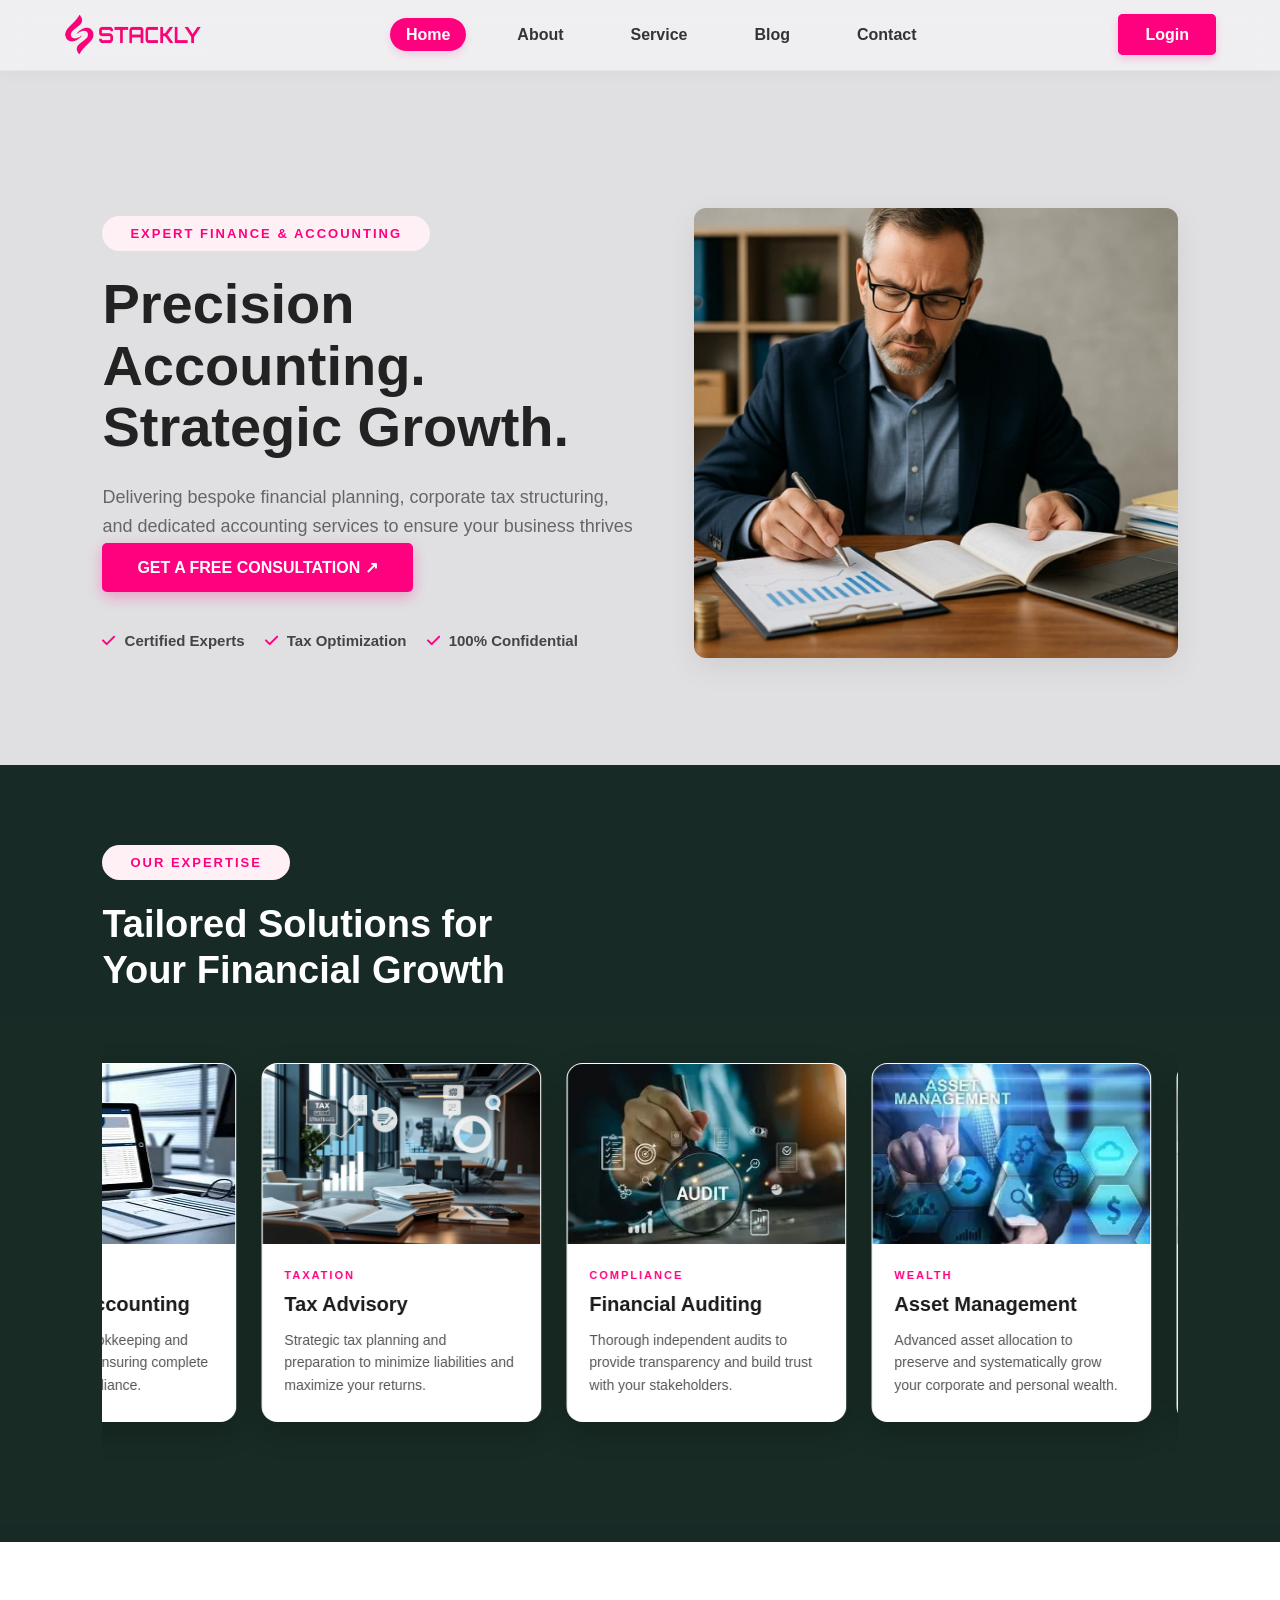
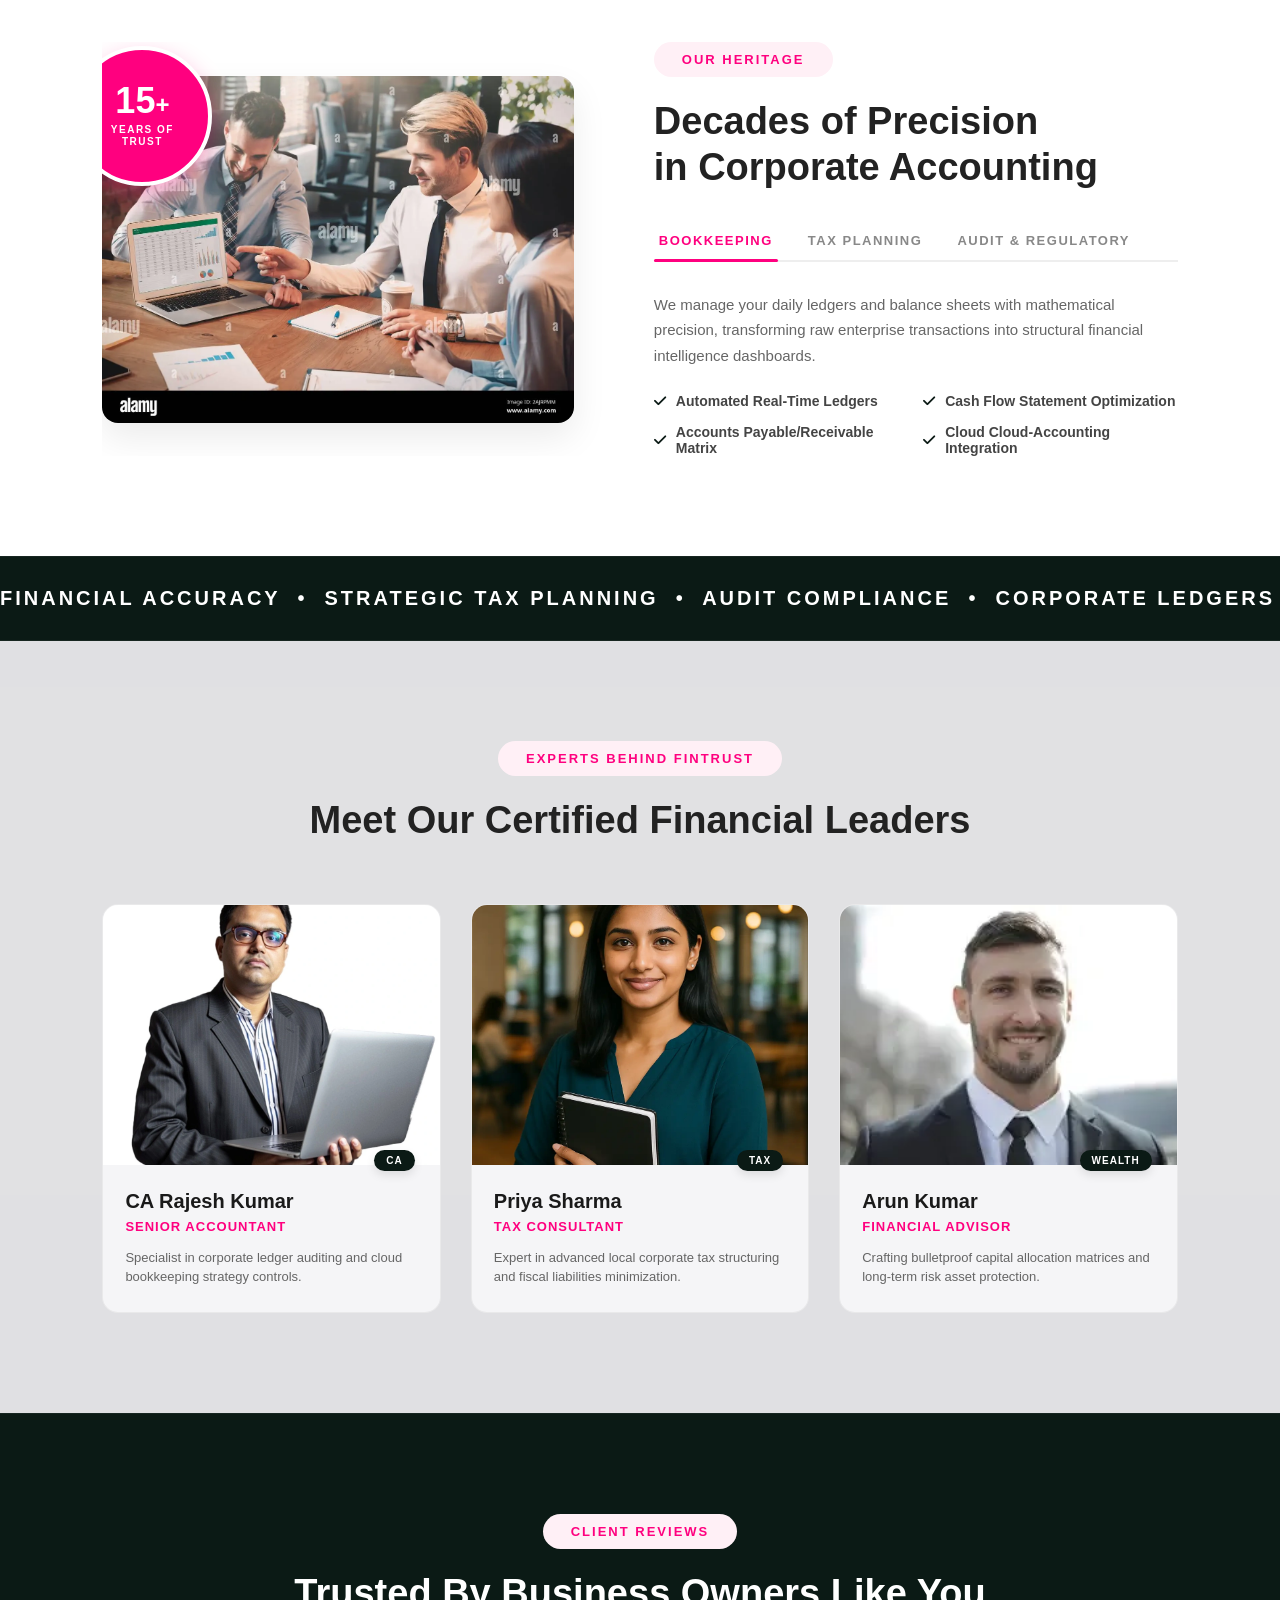
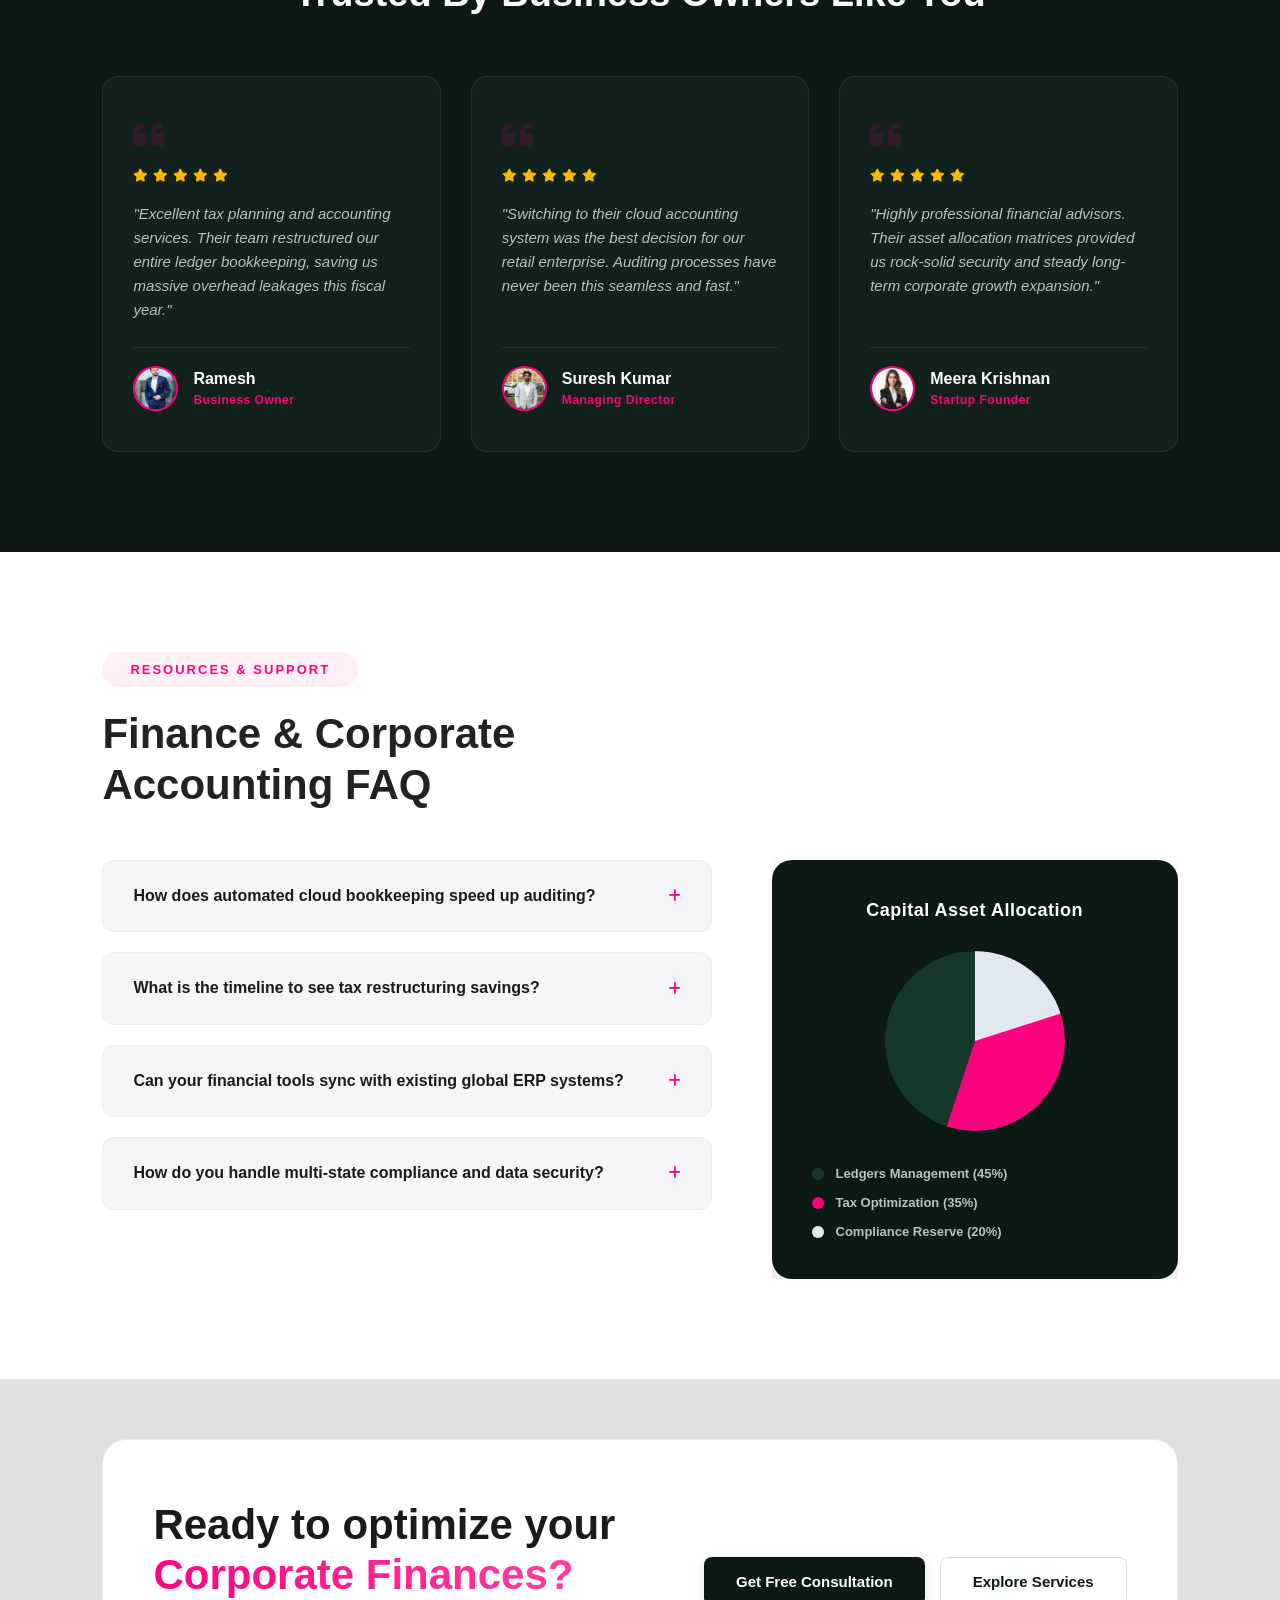
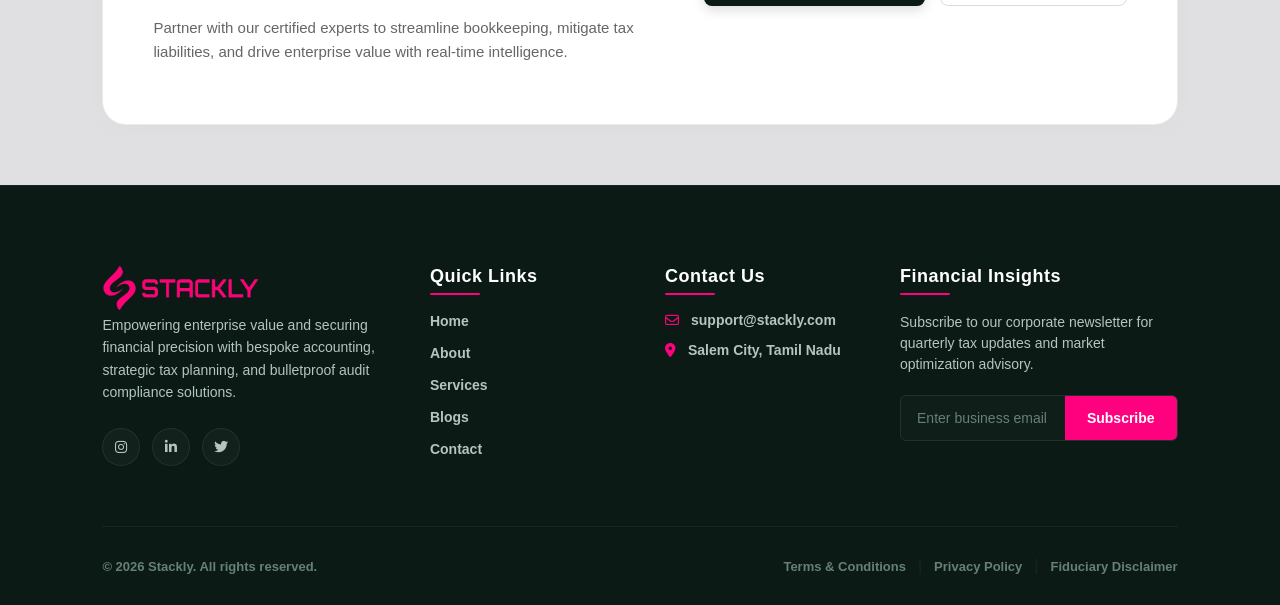
<file: index.html>
<!DOCTYPE html>
<html lang="en">

<head>
    <meta charset="UTF-8">
    <meta name="viewport" content="width=device-width, initial-scale=1.0">
    <title>Stackly - Finance & Accounting</title>
    <link rel="stylesheet" href="https://cdnjs.cloudflare.com/ajax/libs/font-awesome/6.4.0/css/all.min.css">
    <link rel="stylesheet" href="https://unpkg.com/aos@next/dist/aos.css" />
    <link rel="stylesheet" href="style.css">
    <link rel="stylesheet" href="comman.css">
</head>

<body>

    <header class="navbar" data-aos="fade-down" data-aos-duration="800">
        <a href="index.html" class="sidebar-brand">
            <img src="./asset/logo_rose-.webp" alt="Stackly Logo" class="brand-logo-img">
        </a>

        <div class="menu-toggle" id="mobile-menu">
            <i class="fas fa-bars"></i>
        </div>

        <nav class="nav-center" id="nav-links">
            <ul>
                <li><a href="index.html" class="active">Home</a></li>
                <li><a href="about.html">About</a></li>
                <li><a href="service.html">Service</a></li>
                <li><a href="blog.html">Blog</a></li>
                <li><a href="contact.html">Contact</a></li>

                <li class="mobile-login">
                    <a href="login.html" class="login-btn">Login</a>
                </li>
            </ul>
        </nav>

        <div class="nav-right desktop-login">
            <a href="login.html" class="login-btn">Login</a>
        </div>
    </header>

    <!-- <section class="hero-section" id="home" data-aos="fade-down" data-aos-duration="900"> -->
    <section class="hero-section" id="home" data-aos="fade-up" data-aos-duration="1000" data-aos-delay="200">

        <div class="hero-image-slideshow">
            <div class="hero-slide-image active">
                <img src="./asset/herosec1.webp" alt="Finance and Accounting Experts">
            </div>
            <div class="hero-slide-image">
                <img src="./asset/e4.webp"
                    alt="Corporate Tax Structuring">
            </div>
            <div class="hero-slide-image">
                <img src="./asset/e7.webp"
                    alt="Wealth Management & Growth">
            </div>
        </div>

        <div class="hero-content">
            <div class="hero-text-wrapper">

                <div class="eyebrow">
                    <span class="line"></span> EXPERT FINANCE & ACCOUNTING
                </div>

                <div class="hero-text-slideshow">

                    <div class="hero-slide-text active">
                        <h1 class="headline">Precision Accounting.<br>Strategic Growth.</h1>
                        <p class="subheadline">
                            Delivering bespoke financial planning, corporate tax structuring, and dedicated accounting
                            services to ensure your business thrives with clarity.
                        </p>
                    </div>

                    <div class="hero-slide-text">
                        <h1 class="headline">Tax Optimization.<br>Unlocking Capital.</h1>
                        <p class="subheadline">
                            Maximize your enterprise value with expert tax structuring and clear financial advice
                            tailored for sustainable expansion.
                        </p>
                    </div>

                    <div class="hero-slide-text">
                        <h1 class="headline">Confidential Audits.<br>Bullet Compliance.</h1>
                        <p class="subheadline">
                            Secure your financial health with meticulous internal audits and robust compliance
                            solutions, allowing you to focus on your vision.
                        </p>
                    </div>
                </div>

                <a href="404page.html" class="btn-primary">GET A FREE CONSULTATION ↗</a>

                <div class="feature-ticks">
                    <span><i class="fas fa-check"></i> Certified Experts</span>
                    <span><i class="fas fa-check"></i> Tax Optimization</span>
                    <span><i class="fas fa-check"></i> 100% Confidential</span>
                </div>
            </div>
        </div>
    </section>
    <section class="services-section" id="service">
        <div class="services-container">

            <div class="services-header" data-aos="fade-up" data-aos-duration="800">
                <div class="section-eyebrow">OUR EXPERTISE</div>
                <h2 class="section-title">Tailored Solutions for<br>Your Financial Growth</h2>
            </div>

        </div>

        <div class="services-carousel" data-aos="zoom-in" data-aos-duration="1000" data-aos-delay="200">
            <div class="services-track" id="services-track">

                <div class="service-card">
                    <div class="card-image">
                        <img src="./asset/OIP.webp" alt="Corporate Accounting" loading="lazy">
                    </div>
                    <div class="card-body">
                        <div class="card-category">ACCOUNTING</div>
                        <h3 class="card-title">Corporate Accounting</h3>
                        <p class="card-desc">Comprehensive bookkeeping and financial reporting ensuring complete
                            accuracy and compliance.</p>
                    </div>
                </div>

                <div class="service-card">
                    <div class="card-image">
                        <img src="./asset/tax.webp" alt="Tax Advisory" loading="lazy">
                    </div>
                    <div class="card-body">
                        <div class="card-category">TAXATION</div>
                        <h3 class="card-title">Tax Advisory</h3>
                        <p class="card-desc">Strategic tax planning and preparation to minimize liabilities and maximize
                            your returns.</p>
                    </div>
                </div>

                <div class="service-card">
                    <div class="card-image">
                        <img src="./asset/audit.webp" alt="Financial Auditing" loading="lazy">
                    </div>
                    <div class="card-body">
                        <div class="card-category">COMPLIANCE</div>
                        <h3 class="card-title">Financial Auditing</h3>
                        <p class="card-desc">Thorough independent audits to provide transparency and build trust with
                            your stakeholders.</p>
                    </div>
                </div>

                <div class="service-card">
                    <div class="card-image">
                        <img src="./asset/asses.webp" alt="Asset Management" loading="lazy">
                    </div>
                    <div class="card-body">
                        <div class="card-category">WEALTH</div>
                        <h3 class="card-title">Asset Management</h3>
                        <p class="card-desc">Advanced asset allocation to preserve and systematically grow your
                            corporate and personal wealth.</p>
                    </div>
                </div>

                <div class="service-card">
                    <div class="card-image">
                        <img src="./asset/business.webp" alt="Business Consulting" loading="lazy">
                    </div>
                    <div class="card-body">
                        <div class="card-category">ADVISORY</div>
                        <h3 class="card-title">Business Consulting</h3>
                        <p class="card-desc">Financial modeling and strategic consulting to guide your business through
                            complex expansions.</p>
                    </div>
                </div>

                <div class="service-card">
                    <div class="card-image">
                        <img src="./asset/risk.webp" alt="Risk Management" loading="lazy">
                    </div>
                    <div class="card-body">
                        <div class="card-category">RISK</div>
                        <h3 class="card-title">Risk Management</h3>
                        <p class="card-desc">Identifying, assessing, and mitigating financial risks to secure your
                            business's long-term future.</p>
                    </div>
                </div>

                <div class="service-card">
                    <div class="card-image">
                        <img src="./asset/payrol.webp" alt="Payroll Services" loading="lazy">
                    </div>
                    <div class="card-body">
                        <div class="card-category">PAYROLL</div>
                        <h3 class="card-title">Payroll Services</h3>
                        <p class="card-desc">Streamlined payroll processing ensuring accurate, timely payments and tax
                            compliance.</p>
                    </div>
                </div>

            </div>
        </div>
        </div>
    </section>

    <section class="about-section" id="about">
        <div class="about-container">

            <div class="about-left" data-aos="fade-down" data-aos-duration="2000">
                <div class="experience-circle">
                    <span class="exp-number">15<span class="plus">+</span></span>
                    <span class="exp-text">YEARS OF<br>TRUST</span>
                </div>
                <div class="about-image">
                    <img src="./asset/aboutsec1.webp" alt="Accounting Experts Team Discussion" loading="lazy">
                </div>
            </div>

            <div class="about-right" data-aos="fade-left" data-aos-duration="1000">
                <div class="section-eyebrow">OUR HERITAGE</div>
                <h2 class="section-title">Decades of Precision<br>in Corporate Accounting</h2>

                <div class="about-tabs-container">
                    <div class="about-tabs">
                        <button class="tab-btn active" data-target="tab-bookkeeping">BOOKKEEPING</button>
                        <button class="tab-btn" data-target="tab-taxation">TAX PLANNING</button>
                        <button class="tab-btn" data-target="tab-audit">AUDIT & REGULATORY</button>
                    </div>
                </div>

                <div class="tab-content-container">
                    <div class="tab-pane active" id="tab-bookkeeping">
                        <p class="tab-desc">We manage your daily ledgers and balance sheets with mathematical precision,
                            transforming raw enterprise transactions into structural financial intelligence dashboards.
                        </p>
                        <ul class="feature-list">
                            <li><i class="fas fa-check"></i> Automated Real-Time Ledgers</li>
                            <li><i class="fas fa-check"></i> Cash Flow Statement Optimization</li>
                            <li><i class="fas fa-check"></i> Accounts Payable/Receivable Matrix</li>
                            <li><i class="fas fa-check"></i> Cloud Cloud-Accounting Integration</li>
                        </ul>
                    </div>

                    <div class="tab-pane" id="tab-taxation">
                        <p class="tab-desc">Our corporate tax experts build proactive legal structures that mitigate
                            liability risks while optimizing end-of-year returns inside local tax frameworks.</p>
                        <ul class="feature-list">
                            <li><i class="fas fa-check"></i> Advanced Corporate Tax Structuring</li>
                            <li><i class="fas fa-check"></i> Local and Global Write-Off Planning</li>
                            <li><i class="fas fa-check"></i> Safe Fiduciary Filings</li>
                            <li><i class="fas fa-check"></i> Strategic Deductions Assessment</li>
                        </ul>
                    </div>

                    <div class="tab-pane" id="tab-audit">
                        <p class="tab-desc">Independent internal audits that secure transparent operations. We review,
                            benchmark, and certify numbers to guarantee bulletproof regulatory protection.</p>
                        <ul class="feature-list">
                            <li><i class="fas fa-check"></i> Statutory Audit Preparedness</li>
                            <li><i class="fas fa-check"></i> Internal Compliance Controls</li>
                            <li><i class="fas fa-check"></i> Risk Management Forensic Audits</li>
                            <li><i class="fas fa-check"></i> Transparent Stakeholder Board Reports</li>
                        </ul>
                    </div>
                </div>
            </div>

        </div>
    </section>

    <section class="marquee-section">
        <div class="marquee-carousel">
            <div class="marquee-content" id="finance-marquee">
                <span class="marquee-text">FINANCIAL ACCURACY &nbsp;•&nbsp; STRATEGIC TAX PLANNING &nbsp;•&nbsp; AUDIT
                    COMPLIANCE &nbsp;•&nbsp; CORPORATE LEDGERS &nbsp;•&nbsp; CASH FLOW OPTIMIZATION &nbsp;•&nbsp;</span>
                <span class="marquee-text">FINANCIAL ACCURACY &nbsp;•&nbsp; STRATEGIC TAX PLANNING &nbsp;•&nbsp; AUDIT
                    COMPLIANCE &nbsp;•&nbsp; CORPORATE LEDGERS &nbsp;•&nbsp; CASH FLOW OPTIMIZATION &nbsp;•&nbsp;</span>
            </div>
        </div>
    </section>

    <section class="team-section" id="team">
        <div class="team-container">

            <div class="team-header" data-aos="fade-up" data-aos-duration="800">
                <div class="section-eyebrow">EXPERTS BEHIND FINTRUST</div>
                <h2 class="section-title">Meet Our Certified Financial Leaders</h2>
            </div>

            <div class="team-grid">

                <div class="team-card" data-aos="fade-up" data-aos-delay="200" data-aos-duration="1000">
                    <div class="member-image-wrapper">
                        <img src="./asset/aboutsec2.webp" alt="CA Rajesh Kumar - Senior Accountant" loading="lazy">
                        <div class="member-social-overlay">
                            <a href="404page.html" class="social-icon"><i class="fab fa-linkedin-in"></i></a>
                            <a href="404page.html" class="social-icon"><i class="fas fa-envelope"></i></a>
                        </div>
                    </div>
                    <div class="member-info">
                        <div class="member-badge">CA</div>
                        <h3 class="member-name">CA Rajesh Kumar</h3>
                        <p class="member-role">Senior Accountant</p>
                        <p class="member-bio">Specialist in corporate ledger auditing and cloud bookkeeping strategy
                            controls.</p>
                    </div>
                </div>

                <div class="team-card" data-aos="fade-up" data-aos-delay="300" data-aos-duration="1000">
                    <div class="member-image-wrapper">
                        <img src="./asset/Priya.webp" alt="Priya Sharma - Tax Consultant" loading="lazy">
                        <div class="member-social-overlay">
                            <a href="404page.html" class="social-icon"><i class="fab fa-linkedin-in"></i></a>
                            <a href="404page.html" class="social-icon"><i class="fas fa-envelope"></i></a>
                        </div>
                    </div>
                    <div class="member-info">
                        <div class="member-badge">TAX</div>
                        <h3 class="member-name">Priya Sharma</h3>
                        <p class="member-role">Tax Consultant</p>
                        <p class="member-bio">Expert in advanced local corporate tax structuring and fiscal liabilities
                            minimization.</p>
                    </div>
                </div>

                <div class="team-card" data-aos="fade-up" data-aos-delay="400" data-aos-duration="1000">
                    <div class="member-image-wrapper">
                        <img src="./asset/arun.webp" alt="Arun Kumar - Financial Advisor" loading="lazy">
                        <div class="member-social-overlay">
                            <a href="404page.html" class="social-icon"><i class="fab fa-linkedin-in"></i></a>
                            <a href="404page.html" class="social-icon"><i class="fas fa-envelope"></i></a>
                        </div>
                    </div>
                    <div class="member-info">
                        <div class="member-badge">WEALTH</div>
                        <h3 class="member-name">Arun Kumar</h3>
                        <p class="member-role">Financial Advisor</p>
                        <p class="member-bio">Crafting bulletproof capital allocation matrices and long-term risk asset
                            protection.</p>
                    </div>
                </div>

            </div>

        </div>
    </section>

    <section class="testimonials-section" id="testimonials">
        <div class="testimonials-container">

            <div class="testimonials-header" data-aos="fade-up" data-aos-duration="800">
                <div class="section-eyebrow">CLIENT REVIEWS</div>
                <h2 class="section-title">Trusted By Business Owners Like You</h2>
            </div>

            <div class="testimonials-grid">

                <div class="testimonial-card" data-aos="zoom-in" data-aos-delay="200" data-aos-duration="1000">
                    <div class="quote-icon"><i class="fas fa-quote-left"></i></div>
                    <div class="rating-stars">
                        <i class="fas fa-star"></i>
                        <i class="fas fa-star"></i>
                        <i class="fas fa-star"></i>
                        <i class="fas fa-star"></i>
                        <i class="fas fa-star"></i>
                    </div>
                    <p class="client-feedback">
                        "Excellent tax planning and accounting services. Their team restructured our entire ledger
                        bookkeeping, saving us massive overhead leakages this fiscal year."
                    </p>
                    <div class="client-profile">
                        <div class="client-avatar">
                            <img src="./asset/a1.webp" alt="Ramesh" loading="lazy">
                        </div>
                        <div class="client-meta">
                            <h4 class="client-name">Ramesh</h4>
                            <span class="client-role">Business Owner</span>
                        </div>
                    </div>
                </div>

                <div class="testimonial-card" data-aos="zoom-in" data-aos-delay="300" data-aos-duration="1000">
                    <div class="quote-icon"><i class="fas fa-quote-left"></i></div>
                    <div class="rating-stars">
                        <i class="fas fa-star"></i>
                        <i class="fas fa-star"></i>
                        <i class="fas fa-star"></i>
                        <i class="fas fa-star"></i>
                        <i class="fas fa-star"></i>
                    </div>
                    <p class="client-feedback">
                        "Switching to their cloud accounting system was the best decision for our retail enterprise.
                        Auditing processes have never been this seamless and fast."
                    </p>
                    <div class="client-profile">
                        <div class="client-avatar">
                            <img src="./asset/a2.webp" alt="Suresh Kumar" loading="lazy">
                        </div>
                        <div class="client-meta">
                            <h4 class="client-name">Suresh Kumar</h4>
                            <span class="client-role">Managing Director</span>
                        </div>
                    </div>
                </div>

                <div class="testimonial-card" data-aos="zoom-in" data-aos-delay="400" data-aos-duration="1000">
                    <div class="quote-icon"><i class="fas fa-quote-left"></i></div>
                    <div class="rating-stars">
                        <i class="fas fa-star"></i>
                        <i class="fas fa-star"></i>
                        <i class="fas fa-star"></i>
                        <i class="fas fa-star"></i>
                        <i class="fas fa-star"></i>
                    </div>
                    <p class="client-feedback">
                        "Highly professional financial advisors. Their asset allocation matrices provided us rock-solid
                        security and steady long-term corporate growth expansion."
                    </p>
                    <div class="client-profile">
                        <div class="client-avatar">
                            <img src="./asset/a3.webp" alt="Meera Krishnan" loading="lazy">
                        </div>
                        <div class="client-meta">
                            <h4 class="client-name">Meera Krishnan</h4>
                            <span class="client-role">Startup Founder</span>
                        </div>
                    </div>
                </div>

            </div>

        </div>
    </section>

    <div class="faq-sec">
        <section class="faq">
            <div class="head-chips" data-aos="fade-up">Resources &amp; Support</div>
            <div class="faq-head" data-aos="fade-up">
                <h1>Finance &amp; Corporate<br>Accounting FAQ</h1>
            </div>

            <div class="faq-grid-wrapper">

                <div class="faq-container">

                    <div class="faq-content" data-aos="fade-up" data-aos-delay="200">
                        <div class="faq-header">
                            <div class="faq-q">How does automated cloud bookkeeping speed up auditing?</div>
                            <div class="faq-symbol"><i class="fas fa-plus"></i></div>
                        </div>
                        <div class="faq-ans">
                            <p>By shifting to continuous matching ledgers, raw transaction receipts are automatically
                                sorted and balanced instantly. This ensures audit data is always ready, reducing
                                processing timelines by up to 40%.</p>
                        </div>
                    </div>

                    <div class="faq-content" data-aos="fade-up" data-aos-delay="300">
                        <div class="faq-header">
                            <div class="faq-q">What is the timeline to see tax restructuring savings?</div>
                            <div class="faq-symbol"><i class="fas fa-plus"></i></div>
                        </div>
                        <div class="faq-ans">
                            <p>Most corporate enterprises see significant tax liability relief—averaging 15-22%
                                reductions in operational overhead leakages—within the first two fiscal quarters after
                                setup.</p>
                        </div>
                    </div>

                    <div class="faq-content" data-aos="fade-up" data-aos-delay="400">
                        <div class="faq-header">
                            <div class="faq-q">Can your financial tools sync with existing global ERP systems?</div>
                            <div class="faq-symbol"><i class="fas fa-plus"></i></div>
                        </div>
                        <div class="faq-ans">
                            <p>Absolutely. Our bookkeeping frameworks use an "API-first" layout, allowing seamless
                                ledger sync with major ERP platforms like SAP, Oracle, and Microsoft Dynamics 365.</p>
                        </div>
                    </div>

                    <div class="faq-content" data-aos="fade-up" data-aos-delay="500">
                        <div class="faq-header">
                            <div class="faq-q">How do you handle multi-state compliance and data security?</div>
                            <div class="faq-symbol"><i class="fas fa-plus"></i></div>
                        </div>
                        <div class="faq-ans">
                            <p>Our dedicated accounting advisors review all reporting procedures to guarantee adherence
                                to sovereign tax laws, data encryption protocols, and global security benchmarks like
                                SOC2 Type II.</p>
                        </div>
                    </div>

                </div>

                <div class="faq-chart-visual" data-aos="fade-left" data-aos-delay="300">
                    <div class="chart-box">
                        <h3>Capital Asset Allocation</h3>

                        <div class="svg-pie-wrapper">
                            <svg viewBox="0 0 64 64" class="pie-chart-graphic">
                                <circle r="16" cx="32" cy="32" class="segment-bookkeeping"></circle>
                                <circle r="16" cx="32" cy="32" class="segment-taxation"></circle>
                                <circle r="16" cx="32" cy="32" class="segment-audit"></circle>
                            </svg>
                        </div>

                        <div class="chart-legends">
                            <div class="legend-item">
                                <span class="dot dot-green"></span>
                                <span class="label-name">Ledgers Management (45%)</span>
                            </div>
                            <div class="legend-item">
                                <span class="dot dot-pink"></span>
                                <span class="label-name">Tax Optimization (35%)</span>
                            </div>
                            <div class="legend-item">
                                <span class="dot dot-gray"></span>
                                <span class="label-name">Compliance Reserve (20%)</span>
                            </div>
                        </div>
                    </div>
                </div>

            </div>
        </section>
    </div>


    <section class="cta-section" data-aos="zoom-in" data-aos-duration="1000">
        <div class="cta-container-box">

            <div class="cta-content-left">
                <h2 class="cta-title">
                    Ready to optimize your <br>
                    <span class="text-gradient">Corporate Finances?</span>
                </h2>
                <p class="cta-subtitle">
                    Partner with our certified experts to streamline bookkeeping, mitigate tax liabilities, and drive
                    enterprise value with real-time intelligence.
                </p>
            </div>

            <div class="cta-actions-right">
                <a href="404page.html" class="btn-primary-dark">Get Free Consultation</a>
                <a href="404page.html" class="btn-secondary-dark">Explore Services</a>
            </div>

        </div>
    </section>

    <footer class="footer">
        <div class="footer-container">
            <div class="footer-section brand-col" data-aos="fade-up" data-aos-delay="100" data-aos-duration="800">
                <a href="index.html" class="footer-logo">
                    <img src="./asset/logo_rose-.webp" alt="Stackly Logo" class="brand-logo-img">
                </a>
                <p class="footer-desc">Empowering enterprise value and securing financial precision with bespoke
                    accounting, strategic tax planning, and bulletproof audit compliance solutions.</p>
                <div class="social-links">
                    <a href="404page.html"><i class="fab fa-instagram"></i></a>
                    <a href="404page.html"><i class="fab fa-linkedin-in"></i></a>
                    <a href="404page.html"><i class="fab fa-twitter"></i></a>
                </div>
            </div>

            <div class="footer-section" data-aos="fade-down" data-aos-delay="200">
                <h3>Quick Links</h3>
                <ul>
                    <li><a href="index.html">Home</a></li>
                    <li><a href="about.html">About</a></li>
                    <li><a href="service.html">Services</a></li>
                    <li><a href="blog.html">Blogs</a></li>
                    <li><a href="contact.html">Contact</a></li>
                </ul>
            </div>

            <div class="footer-section" data-aos="fade-up" data-aos-delay="300" data-aos-duration="800">
                <h3>Contact Us</h3>
                <ul class="contact-info">
                    <li><i class="far fa-envelope"></i>support@stackly.com</li>
                    <li><i class="fas fa-location-dot"></i> Salem City, Tamil Nadu</li>
                </ul>
            </div>

            <div class="footer-section newsletter-col" data-aos="fade-up" data-aos-delay="400" data-aos-duration="800">
                <h3>Financial Insights</h3>
                <p>Subscribe to our corporate newsletter for quarterly tax updates and market optimization advisory.</p>
                <form class="newsletter-form" id="newsletterForm">
                    <div class="input-group-wrapper">
                        <input type="email" id="emailInput" placeholder="Enter business email" required>
                        <button type="submit">Subscribe</button>
                    </div>
                    <div id="validationMessage"
                        style="margin-top: 10px; font-size: 13px; font-weight: 600; display: none;"></div>
                </form>
            </div>
        </div>

        <div class="footer-bottom">
            <div class="bottom-container">
                <p class="copyright-text">© 2026 Stackly. All rights reserved.</p>
                <div class="legal-links">
                    <a href="404page.html">Terms &amp; Conditions</a>
                    <span class="divider">|</span>
                    <a href="404page.html">Privacy Policy</a>
                    <span class="divider">|</span>
                    <a href="404page.html">Fiduciary Disclaimer</a>
                </div>
            </div>
        </div>
    </footer>

    <script src="https://unpkg.com/aos@next/dist/aos.js"></script>
    <script src="script.js"></script>
    <script>
        const newsletterForm = document.getElementById('newsletterForm');
        const validationMessage = document.getElementById('validationMessage');

        function isValidNewsletterEmail(email) {
            const emailRegexPattern = /^[^\s@]+@[^\s@]+\.[^\s@]+$/;
            return emailRegexPattern.test(email);
        }

        if (newsletterForm) {
            newsletterForm.addEventListener('submit', (e) => {
                e.preventDefault();
                const emailValue = document.getElementById('emailInput').value.trim();

                if (emailValue === "") {
                    validationMessage.style.display = 'block';
                    validationMessage.style.color = '#fa5252';
                    validationMessage.textContent = "Email address is required!";
                }
                else if (!isValidNewsletterEmail(emailValue)) {
                    validationMessage.style.display = 'block';
                    validationMessage.style.color = '#fa5252';
                    validationMessage.textContent = "Please enter a valid business email!";
                }
                else {
                    validationMessage.style.display = 'none';
                    window.location.href = '404page.html';
                }

                if (emailValue === "" || !isValidNewsletterEmail(emailValue)) {
                    setTimeout(() => {
                        validationMessage.style.display = 'none';
                    }, 4000);
                }
            });
        }
    </script>
</body>

</html>
</file>
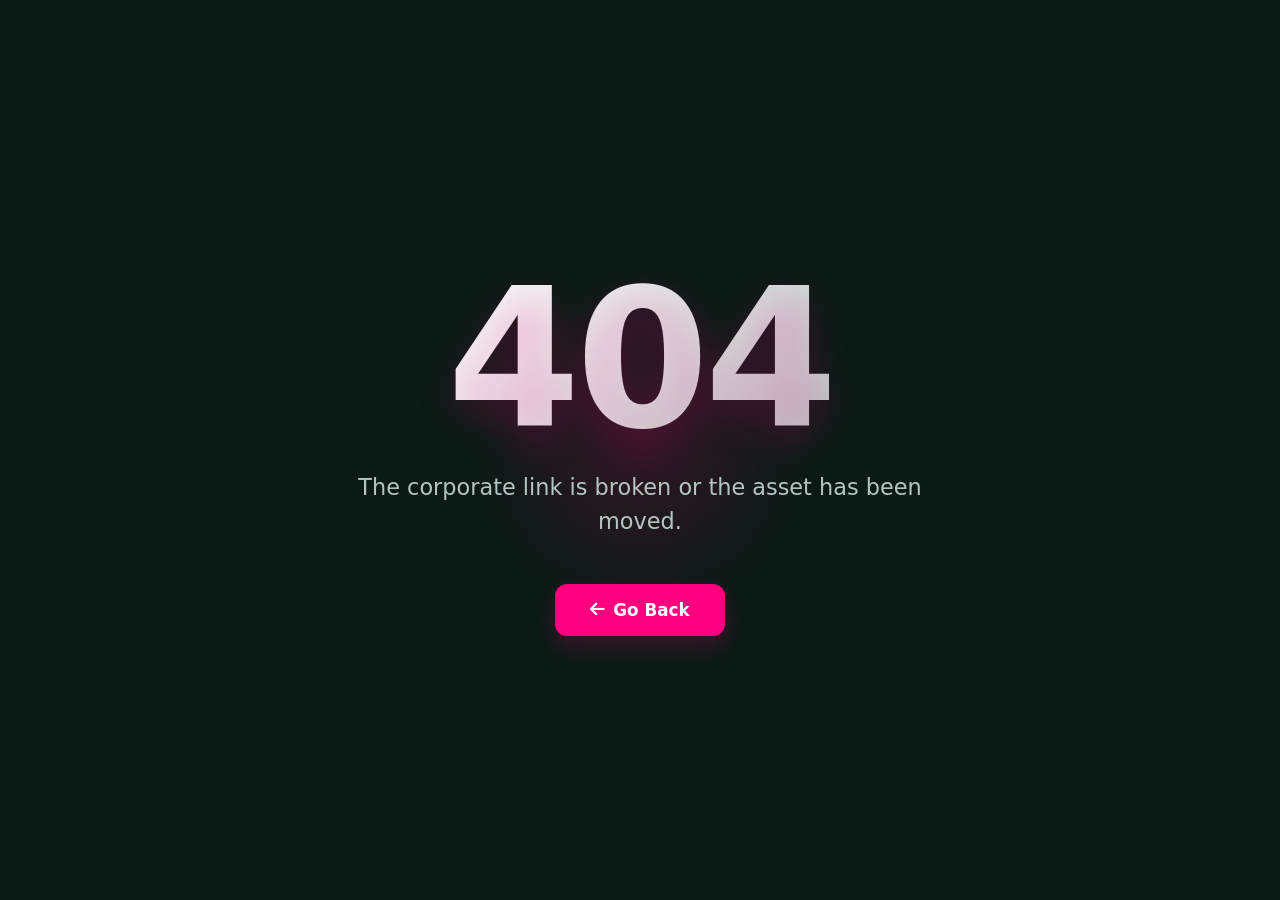
<file: 404page.html>
<!DOCTYPE html>
<html lang="en">

<head>
    <meta charset="UTF-8">
    <meta name="viewport" content="width=device-width, initial-scale=1.0">
    <title>404 - Page Not Found | Stackly</title>

    <link href="https://unpkg.com/aos@2.3.1/dist/aos.css" rel="stylesheet">
    <link rel="stylesheet" href="https://cdnjs.cloudflare.com/ajax/libs/font-awesome/6.4.0/css/all.min.css">

    <style>
        * {
            margin: 0;
            padding: 0;
            box-sizing: border-box;
            font-family: 'Segoe UI', system-ui, -apple-system, sans-serif;
        }

        body {
            background-color: #0b1a15;
            color: #ffffff;
            display: flex;
            justify-content: center;
            align-items: center;
            min-height: 100vh;
            overflow: hidden;
        }

        .pagecontent {
            text-align: center;
            padding: 40px 20px;
            position: relative;
            z-index: 1;
            width: 100%;
            max-width: 800px;
        }


        .pagecontent::before {
            content: '';
            position: absolute;
            top: 50%;
            left: 50%;
            transform: translate(-50%, -50%);
            width: 350px;
            height: 350px;
            background: radial-gradient(circle, rgba(255, 0, 127, 0.15) 0%, rgba(11, 26, 21, 0) 70%);
            z-index: -1;
            border-radius: 50%;
        }

        .glitch-container {
            display: flex;
            flex-direction: column;
            align-items: center;
        }


        .error-title {
            font-size: clamp(6rem, 20vw, 12rem);
            font-weight: 900;
            line-height: 1;
            margin: 0;
            background: linear-gradient(135deg, #ffffff 0%, #b3c5c0 100%);
            -webkit-background-clip: text;
            -webkit-text-fill-color: transparent;
            text-shadow: 0px 15px 40px rgba(255, 0, 127, 0.2);
            letter-spacing: -5px;
            margin-bottom: 15px;
        }

        .error-subtitle {
            font-size: 1.4rem;
            font-weight: 500;
            color: #b3c5c0;
            margin-bottom: 45px;
            line-height: 1.5;
            max-width: 600px;
        }

        .button-group {
            display: flex;
            gap: 20px;
            justify-content: center;
            flex-wrap: wrap;
            width: 100%;
        }

        .home-btn {
            padding: 16px 35px;
            border-radius: 12px;
            font-size: 1.05rem;
            font-weight: 700;
            text-decoration: none;
            transition: all 0.3s ease;
            display: inline-flex;
            align-items: center;
            justify-content: center;
        }


        .home-btn:not(.login-style) {
            background-color: #ff007f;
            color: #ffffff;
            box-shadow: 0 10px 25px rgba(255, 0, 127, 0.2);
        }

        .home-btn:not(.login-style):hover {
            background-color: #d6006b;
            transform: translateY(-3px);
            box-shadow: 0 15px 30px rgba(255, 0, 127, 0.3);
        }


        .home-btn.login-style {
            background-color: transparent;
            color: #ffffff;
            border: 2px solid #4a665d;
        }

        .home-btn.login-style:hover {
            border-color: #ff007f;
            color: #ff007f;
            background: rgba(255, 0, 127, 0.05);
            transform: translateY(-3px);
        }


        @media (max-width: 768px) {
            .error-subtitle {
                font-size: 1.1rem;
                padding: 0 15px;
                margin-bottom: 35px;
            }

            .button-group {
                flex-direction: column;
                width: 100%;
                max-width: 350px;
                margin: 0 auto;
                gap: 15px;
            }

            .home-btn {
                width: 100%;
            }
        }

        @media (max-width: 480px) {
            .error-title {
                letter-spacing: -2px;
            }

            .error-subtitle {
                font-size: 1rem;
            }

            .pagecontent::before {
                width: 250px;
                height: 250px;
            }

            .home-btn {
                padding: 14px 25px;
                font-size: 1rem;
            }
        }
    </style>
</head>

<body>
    <main class="pagecontent">
        <div class="glitch-container">
            <h2 class="error-title" data-aos="fade-up" data-aos-duration="1000">404</h2>
            <h3 class="error-subtitle" data-aos="fade-up" data-aos-delay="200" data-aos-duration="1000">
                The corporate link is broken or the asset has been moved.
            </h3>

            <div class="button-group">
                <a href="javascript:history.back()" class="home-btn" data-aos="fade-up" data-aos-delay="400">
                    <i class="fas fa-arrow-left" style="margin-right: 8px;"></i> Go Back
                </a>
            </div>
        </div>
    </main>

    <script src="https://unpkg.com/aos@2.3.1/dist/aos.js"></script>
    <script>

        AOS.init({
            duration: 1000,
            once: true,
        });
    </script>
</body>

</html>
</file>
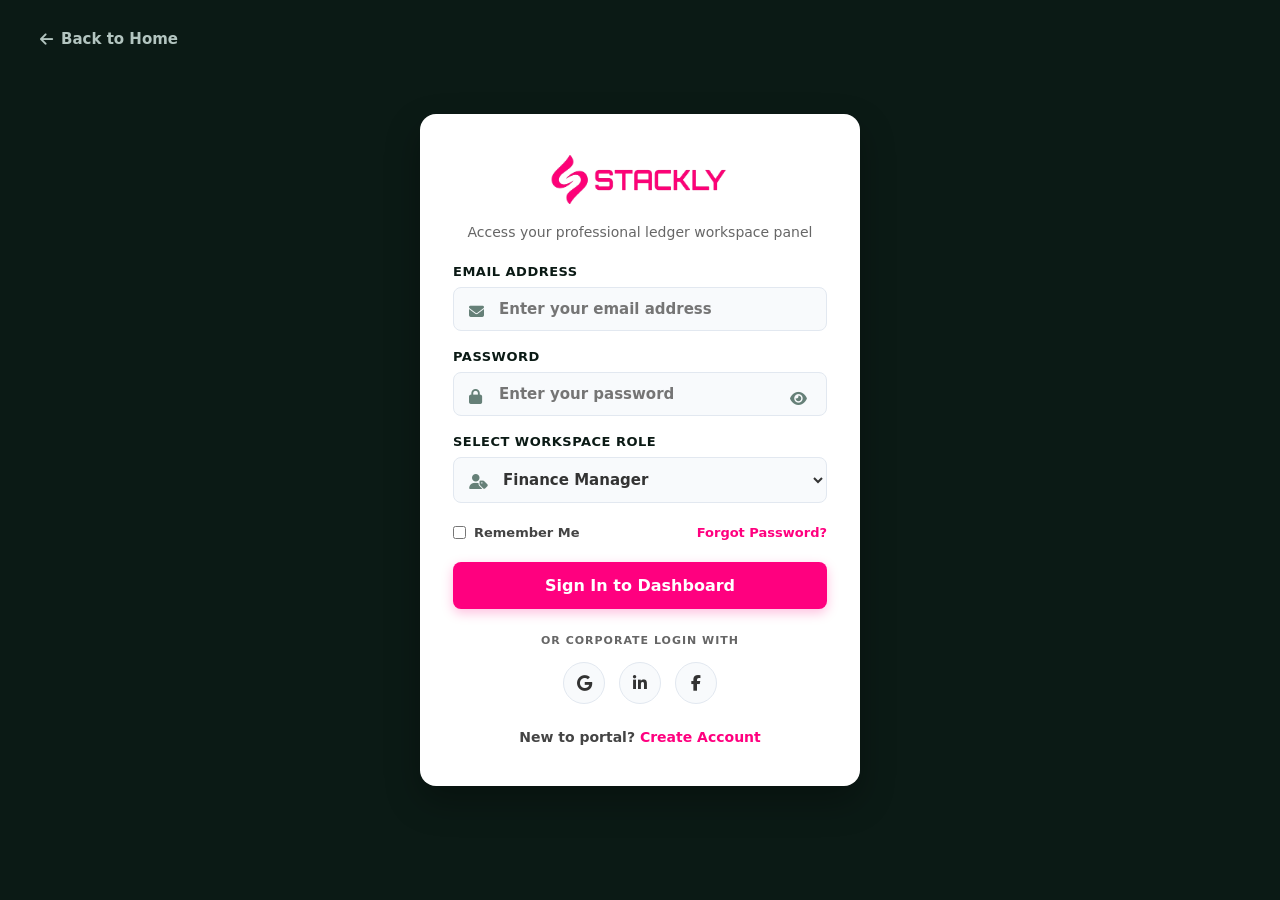
<file: login.html>
<!DOCTYPE html>
<html lang="en">

<head>
    <meta charset="UTF-8">
    <meta name="viewport" content="width=device-width, initial-scale=1.0">
    <title>Stackly - Professional Enterprise Gateway</title>
    <link rel="stylesheet" href="https://cdnjs.cloudflare.com/ajax/libs/font-awesome/6.4.0/css/all.min.css">
    <style>
        * {
            margin: 0;
            padding: 0;
            box-sizing: border-box;
            font-family: 'Segoe UI', system-ui, -apple-system, sans-serif;
        }

        body {
            background-color: #0b1a15;
            display: flex;
            justify-content: center;
            align-items: center;
            min-height: 100vh;
            padding: 20px;
        }

        .auth-container {
            background: #ffffff;
            width: 100%;
            max-width: 440px;
            border-radius: 16px;
            padding: 40px 32px;
            box-shadow: 0 15px 35px rgba(0, 0, 0, 0.3);
            position: relative;
            overflow: hidden;
            border: 1px solid rgba(255, 255, 255, 0.1);
        }

        .auth-header {
            text-align: center;
            margin-bottom: 24px;
            display: flex;
            flex-direction: column;
            align-items: center;
            justify-content: center;
            gap: 12px;
        }

        .brand-logo-img {
            width: 100%;
            max-width: 180px;
            height: auto;
            object-fit: contain;
            margin-bottom: 4px;
        }

        .auth-header p {
            color: #666666;
            font-size: 14px;
            font-weight: 500;
        }

        .form-group {
            margin-bottom: 18px;
            position: relative;
            text-align: left;
        }

        .form-group label {
            display: block;
            font-size: 13px;
            font-weight: 700;
            color: #0b1a15;
            margin-bottom: 8px;
            letter-spacing: 0.5px;
            text-transform: uppercase;
        }

        .form-group i.input-icon {
            position: absolute;
            left: 16px;
            top: 40px;
            color: #668078;
            font-size: 15px;
            z-index: 5;
        }

        .form-group .toggle-password {
            position: absolute;
            right: 16px;
            top: 38px;
            color: #668078;
            font-size: 15px;
            cursor: pointer;
            z-index: 10;
            padding: 4px;
            transition: color 0.2s ease;
        }

        .form-group .toggle-password:hover {
            color: #ff007f;
        }

        .form-group input,
        .form-group select {
            width: 100%;
            padding: 12px 40px 12px 45px;
            border: 1px solid #e2e8f0;
            background-color: #f8fafc;
            border-radius: 8px;
            font-size: 15px;
            color: #333333;
            outline: none;
            font-weight: 600;
            transition: all 0.3s ease;
        }

        .form-group input:focus,
        .form-group select:focus {
            border-color: #ff007f;
            background-color: #ffffff;
            box-shadow: 0 0 0 4px rgba(255, 0, 127, 0.1);
        }

        .field-error {
            color: #dc2626;
            font-size: 12px;
            font-weight: 600;
            margin-top: 5px;
            display: none;
        }

        .form-helper {
            display: flex;
            justify-content: space-between;
            align-items: center;
            font-size: 13px;
            margin: 22px 0;
            font-weight: 600;
            color: #444444;
            flex-wrap: wrap;
            gap: 10px;
        }

        .form-helper label {
            display: flex;
            align-items: center;
            gap: 8px;
            cursor: pointer;
            user-select: none;
        }

        .form-helper a {
            color: #ff007f;
            text-decoration: none;
            font-weight: 700;
            transition: color 0.2s ease;
        }

        .form-helper a:hover {
            color: #d6006b;
            text-decoration: underline;
        }

        .auth-btn {
            width: 100%;
            padding: 14px;
            background-color: #ff007f;
            color: #ffffff;
            border: none;
            border-radius: 8px;
            font-size: 16px;
            font-weight: 700;
            cursor: pointer;
            transition: all 0.3s cubic-bezier(0.25, 0.8, 0.25, 1);
            box-shadow: 0 4px 12px rgba(255, 0, 127, 0.25);
        }

        .auth-btn:hover {
            background-color: #d6006b;
            transform: translateY(-2px);
            box-shadow: 0 6px 18px rgba(255, 0, 127, 0.4);
        }

        .social-login {
            text-align: center;
            margin-top: 25px;
        }

        .social-login p {
            font-size: 11px;
            color: #666666;
            margin-bottom: 15px;
            text-transform: uppercase;
            letter-spacing: 1px;
            font-weight: 700;
        }

        .social-icons {
            display: flex;
            justify-content: center;
            gap: 14px;
        }

        .social-icons a {
            width: 42px;
            height: 42px;
            border-radius: 50%;
            border: 1px solid #e2e8f0;
            display: flex;
            justify-content: center;
            align-items: center;
            color: #333333;
            text-decoration: none;
            font-size: 16px;
            transition: all 0.3s ease;
            background-color: #f8fafc;
        }

        .social-icons a:hover {
            border-color: #ff007f;
            color: #ff007f;
            background-color: #fff0f6;
            transform: translateY(-2px);
        }

        .switch-auth {
            text-align: center;
            margin-top: 25px;
            font-size: 14px;
            color: #444444;
            font-weight: 600;
        }

        .switch-auth a {
            color: #ff007f;
            text-decoration: none;
            font-weight: 700;
            cursor: pointer;
        }

        .switch-auth a:hover {
            text-decoration: underline;
        }

        .hidden {
            display: none !important;
        }

        .back-home-btn {
            position: absolute;
            top: 30px;
            left: 40px;
            color: #b3c5c0;
            text-decoration: none;
            font-weight: 600;
            font-size: 15px;
            display: flex;
            align-items: center;
            gap: 8px;
            transition: all 0.3s ease;
        }

        .back-home-btn:hover {
            color: #ff007f;
            transform: translateX(-5px);
        }

        @media (max-width: 480px) {
            body {
                padding: 10px;
            }

            .auth-container {
                padding: 30px 20px;
                border-radius: 12px;
                margin-top: 40px;
            }

            .form-helper {
                font-size: 12px;
                flex-direction: row;
                justify-content: space-between;
                width: 100%;
            }

            .auth-btn {
                padding: 12px;
                font-size: 15px;
            }

            .social-icons a {
                width: 38px;
                height: 38px;
                font-size: 14px;
            }

            .back-home-btn {
                top: 20px;
                left: 20px;
                font-size: 14px;
            }
        }
    </style>
</head>

<body>

    <a href="index.html" class="back-home-btn">
        <i class="fas fa-arrow-left"></i> Back to Home
    </a>

    <div class="auth-container">

        <div id="loginPanel">
            <div class="auth-header">
                <a href="index.html">
                <img src="./asset/logo_rose-.webp" alt="Stackly Logo" class="brand-logo-img"></a>
                <p>Access your professional ledger workspace panel</p>
            </div>
            <form id="loginForm" novalidate>
                <div class="form-group">
                    <label>Email Address</label>
                    <i class="fas fa-envelope input-icon"></i>
                    <input type="text" id="loginEmail" placeholder="Enter your email address">
                    <div class="field-error" id="loginEmailError">Email is required!</div>
                </div>
                <div class="form-group">
                    <label>Password</label>
                    <i class="fas fa-lock input-icon"></i>
                    <input type="password" id="loginPassword" placeholder="Enter your password">
                    <i class="fas fa-eye toggle-password" onclick="togglePasswordField('loginPassword', this)"></i>
                    <div class="field-error" id="loginPassError">Password is required!</div>
                </div>
                <div class="form-group">
                    <label>Select Workspace Role</label>
                    <i class="fas fa-user-tag input-icon"></i>
                    <select id="loginRole">
                        <option value="Finance Manager">Finance Manager</option>
                        <option value="Accountant">Accountant</option>
                    </select>
                </div>
                <div class="form-helper">
                    <label>
                        <input type="checkbox" id="rememberMe"> Remember Me
                    </label>
                    <a href="404page.html">Forgot Password?</a>
                </div>
                <button type="submit" class="auth-btn">Sign In to Dashboard</button>
            </form>
            <div class="social-login">
                <p>Or Corporate Login With</p>
                <div class="social-icons">
                    <a href="404page.html"><i class="fab fa-google"></i></a>
                    <a href="404page.html"><i class="fab fa-linkedin-in"></i></a>
                    <a href="404page.html"><i class="fab fa-facebook-f"></i></a>
                </div>
            </div>
            <p class="switch-auth">New to portal? <a id="toSignUp">Create Account</a></p>
        </div>

        <div id="signUpPanel" class="hidden">
            <div class="auth-header">
                <img src="./asset/logo_rose-.webp" alt="Stackly Logo" class="brand-logo-img">
                <p>Register your financial enterprise credentials</p>
            </div>
            <form id="signUpForm" novalidate>
                <div class="form-group">
                    <label>Full Name</label>
                    <i class="fas fa-user input-icon"></i>
                    <input type="text" id="regName" placeholder="Enter your full name">
                    <div class="field-error" id="regNameError">Name is required!</div>
                </div>
                <div class="form-group">
                    <label>Email Address</label>
                    <i class="fas fa-envelope input-icon"></i>
                    <input type="text" id="regEmail" placeholder="Enter your email address">
                    <div class="field-error" id="regEmailError">Invalid email format! (e.g., name@company.com)</div>
                </div>
                <div class="form-group">
                    <label>Workspace Role Assignment</label>
                    <i class="fas fa-user-tag input-icon"></i>
                    <select id="regRole">
                        <option value="Finance Manager">Finance Manager</option>
                        <option value="Accountant">Accountant</option>
                    </select>
                </div>
                <div class="form-group">
                    <label>Password</label>
                    <i class="fas fa-lock input-icon"></i>
                    <input type="password" id="regPassword" placeholder="Create your password">
                    <i class="fas fa-eye toggle-password" onclick="togglePasswordField('regPassword', this)"></i>
                    <div class="field-error" id="regPassError">Password is required!</div>
                </div>
                <div class="form-group">
                    <label>Confirm Password</label>
                    <i class="fas fa-lock input-icon"></i>
                    <input type="password" id="regConfirmPassword" placeholder="Confirm your password">
                    <i class="fas fa-eye toggle-password" onclick="togglePasswordField('regConfirmPassword', this)"></i>
                    <div class="field-error" id="regConfirmPasswordError">Passwords do not match!</div>
                </div>
                <button type="submit" class="auth-btn">Create Free Account</button>
            </form>
            <p class="switch-auth">Already registered? <a id="toLogin">Sign In instead</a></p>
        </div>

    </div>

    <script>
        const loginPanel = document.getElementById('loginPanel');
        const signUpPanel = document.getElementById('signUpPanel');
        const toSignUpBtn = document.getElementById('toSignUp');
        const toLoginBtn = document.getElementById('toLogin');

        if (toSignUpBtn && toLoginBtn) {
            toSignUpBtn.addEventListener('click', (e) => {
                e.preventDefault();
                loginPanel.classList.add('hidden');
                signUpPanel.classList.remove('hidden');
                clearInlineValidationErrors();
            });
            toLoginBtn.addEventListener('click', (e) => {
                e.preventDefault();
                signUpPanel.classList.add('hidden');
                loginPanel.classList.remove('hidden');
                clearInlineValidationErrors();
            });
        }

        function clearInlineValidationErrors() {
            document.querySelectorAll('.field-error').forEach(err => err.style.display = 'none');
        }

        function togglePasswordField(fieldId, iconElement) {
            const passwordInputField = document.getElementById(fieldId);
            if (passwordInputField) {
                if (passwordInputField.type === "password") {
                    passwordInputField.type = "text";
                    iconElement.classList.remove("fa-eye");
                    iconElement.classList.add("fa-eye-slash");
                } else {
                    passwordInputField.type = "password";
                    iconElement.classList.remove("fa-eye-slash");
                    iconElement.classList.add("fa-eye");
                }
            }
        }

        function isValidEmailFormat(emailStr) {
            const emailRegexPattern = /^[^\s@]+@[^\s@]+\.[^\s@]+$/;
            return emailRegexPattern.test(emailStr);
        }

        document.getElementById('signUpForm').addEventListener('submit', (e) => {
            e.preventDefault();

            const name = document.getElementById('regName').value.trim();
            const email = document.getElementById('regEmail').value.trim().toLowerCase();
            const role = document.getElementById('regRole').value;
            const pass = document.getElementById('regPassword').value;
            const confirmPass = document.getElementById('regConfirmPassword').value;

            let isFormValid = true;

            const nameErrDiv = document.getElementById('regNameError');
            if (name === "") {
                nameErrDiv.style.display = 'block';
                isFormValid = false;
            } else {
                nameErrDiv.style.display = 'none';
            }

            const emailErrDiv = document.getElementById('regEmailError');
            if (email === "") {
                emailErrDiv.innerText = "Email is required!";
                emailErrDiv.style.display = 'block';
                isFormValid = false;
            } else if (!isValidEmailFormat(email)) {
                emailErrDiv.innerText = "Invalid email format! (e.g., name@company.com)";
                emailErrDiv.style.display = 'block';
                isFormValid = false;
            } else {
                emailErrDiv.style.display = 'none';
            }

            const passErrDiv = document.getElementById('regPassError');
            if (pass === "") {
                passErrDiv.innerText = "Password is required!";
                passErrDiv.style.display = 'block';
                isFormValid = false;
            } else if (pass.length < 6) {
                passErrDiv.innerText = "Password must be at least 6 characters!";
                passErrDiv.style.display = 'block';
                isFormValid = false;
            } else {
                passErrDiv.style.display = 'none';
            }

            const confirmPassErrDiv = document.getElementById('regConfirmPasswordError');
            if (confirmPass === "") {
                confirmPassErrDiv.innerText = "Please confirm your password!";
                confirmPassErrDiv.style.display = 'block';
                isFormValid = false;
            } else if (pass !== confirmPass) {
                confirmPassErrDiv.innerText = "Passwords do not match!";
                confirmPassErrDiv.style.display = 'block';
                isFormValid = false;
            } else {
                confirmPassErrDiv.style.display = 'none';
            }

            if (!isFormValid) return;

            const absoluteSavedAccountObj = { name, email, role, password: pass };
            localStorage.setItem(email, JSON.stringify(absoluteSavedAccountObj));

            signUpPanel.classList.add('hidden');
            loginPanel.classList.remove('hidden');

            document.getElementById('loginEmail').value = email;
            document.getElementById('loginRole').value = role;
            document.getElementById('signUpForm').reset();
        });

        document.getElementById('loginForm').addEventListener('submit', (e) => {
            e.preventDefault();

            const emailInputVal = document.getElementById('loginEmail').value.trim();
            const passInputVal = document.getElementById('loginPassword').value;
            const roleSelection = document.getElementById('loginRole').value;

            let isLoginValid = true;

            const loginEmailErrDiv = document.getElementById('loginEmailError');
            if (emailInputVal === "") {
                loginEmailErrDiv.innerText = "Email is required!";
                loginEmailErrDiv.style.display = 'block';
                isLoginValid = false;
            } else if (!isValidEmailFormat(emailInputVal.includes('@') ? emailInputVal : `${emailInputVal}@gmail.com`)) {
                loginEmailErrDiv.innerText = "Invalid email format!";
                loginEmailErrDiv.style.display = 'block';
                isLoginValid = false;
            } else {
                loginEmailErrDiv.style.display = 'none';
            }

            const loginPassErrDiv = document.getElementById('loginPassError');
            if (passInputVal === "") {
                loginPassErrDiv.style.display = 'block';
                isLoginValid = false;
            } else {
                loginPassErrDiv.style.display = 'none';
            }

            if (!isLoginValid) return;

            let extractedUserDisplayHandle = emailInputVal.split('@')[0];
            if (!extractedUserDisplayHandle || extractedUserDisplayHandle === "") {
                extractedUserDisplayHandle = (roleSelection === 'Finance Manager') ? "Finance Manager" : "Account Officer";
            }

            const sessionMockProfileToken = {
                name: extractedUserDisplayHandle,
                email: emailInputVal.includes('@') ? emailInputVal : `${emailInputVal}@stackly.com`,
                role: roleSelection
            };
            sessionStorage.setItem('activeSessionUser', JSON.stringify(sessionMockProfileToken));

            if (roleSelection === 'Finance Manager') {
                window.location.href = 'dashboard1.html';
            } else if (roleSelection === 'Accountant') {
                window.location.href = 'dashboard2.html';
            }
        });
    </script>
</body>

</html>
</file>
<file: style.css>
* {
  margin: 0;
  padding: 0;
  box-sizing: border-box;
  font-family: "Segoe UI", Tahoma, Geneva, Verdana, sans-serif;
}

body {
  background-color: #ffffff;
  overflow-x: hidden;
}
 
 /* ================= 🌟 HERO SECTION STYLES 🌟 ================= */
.hero-section {
  display: flex;
  flex-direction: row-reverse;
  align-items: center;
  justify-content: space-between;
  padding: 180px 8% 80px 8%;
  min-height: 85vh;
  gap: 50px;
  position: relative;
  overflow: hidden;
  background-color: #dcdcdfde; /* Or whatever your theme background is */
}

/* ================= 🌀 IMAGE SLIDESHOW STYLES ================= */
.hero-image-slideshow {
  width: 45%;
  position: relative;
  min-height: 450px; /* Required to hold layout space */
}

.hero-slide-image {
  width: 100%;
  height: 100%;
  position: absolute;
  top: 0;
  left: 0;
  opacity: 0;
  visibility: hidden;
  border-radius: 12px;
  overflow: hidden;
  box-shadow: 0 10px 30px rgba(0, 0, 0, 0.08);
  /* Smooth 1-second fade transition */
  transition: opacity 1s ease-in-out, visibility 1s ease-in-out; 
}

.hero-slide-image.active {
  opacity: 1;
  visibility: visible;
  z-index: 2;
}

.hero-slide-image img {
  width: 100%;
  height: 100%;
  object-fit: cover;
}

/* ================= 🌀 TEXT SLIDESHOW STYLES ================= */
.hero-content {
  width: 50%;
  position: relative;
  z-index: 10;
}

.hero-text-slideshow {
  position: relative;
  min-height: 250px; /* Required to hold layout space for tallest text block */
  margin-bottom: 20px;
}

.hero-slide-text {
  width: 100%;
  position: absolute;
  top: 0;
  left: 0;
  opacity: 0;
  visibility: hidden;
  transform: translateY(15px); /* Adds a subtle slide-up effect */
  /* Smooth 0.8-second fade and slide transition */
  transition: all 0.8s cubic-bezier(0.25, 1, 0.5, 1);
}

.hero-slide-text.active {
  opacity: 1;
  visibility: visible;
  transform: translateY(0);
  z-index: 2;
}

/* ================= 🌟 STATIC TYPOGRAPHY & BUTTONS ================= */
.eyebrow {
  display: flex;
  align-items: center;
  gap: 15px;
  font-size: 14px;
  font-weight: 700;
  color: #ff007f;
  letter-spacing: 2px;
  margin-bottom: 20px;
}

.eyebrow .line {
  width: 40px;
  height: 2px;
  background-color: #ff007f;
}

.headline {
  font-size: 56px;
  line-height: 1.1;
  color: #222222;
  margin-bottom: 25px;
}

.subheadline {
  font-size: 18px;
  color: #666666;
  line-height: 1.6;
}

.btn-primary {
  display: inline-block;
  padding: 15px 35px;
  background-color: #ff007f;
  color: #ffffff;
  text-decoration: none;
  font-weight: 600;
  font-size: 16px;
  border-radius: 5px;
  transition: all 0.3s cubic-bezier(0.25, 0.8, 0.25, 1);
  box-shadow: 0 5px 15px rgba(255, 0, 127, 0.3);
  position: relative;
  z-index: 11;
}

.btn-primary:hover {
  background-color: #d6006b;
  transform: translateY(-4px);
  box-shadow: 0 8px 22px rgba(255, 0, 127, 0.45);
}

.feature-ticks {
  display: flex;
  gap: 20px;
  margin-top: 40px;
  flex-wrap: wrap;
}

.feature-ticks span {
  font-size: 15px;
  color: #444444;
  font-weight: 600;
}

.feature-ticks i {
  color: #ff007f;
  margin-right: 5px;
}

/* ================= 📱 MOBILE RESPONSIVE ================= */
@media (max-width: 900px) {
  .hero-section {
    flex-direction: column-reverse;
    padding: 130px 6% 60px 6% !important;
    text-align: center;
    gap: 35px;
    min-height: auto;
  }
  
  .hero-image-slideshow {
    width: 100%;
    order: 1;
    min-height: 350px;
  }

  .hero-content {
    width: 100%;
    order: 2;
    display: flex;
    flex-direction: column;
    align-items: center;
  }
  
  .hero-text-slideshow {
    min-height: 220px;
    margin-bottom: 10px;
  }

  .eyebrow {
    justify-content: center;
    font-size: 12px;
    padding: 8px 22px;
    margin-bottom: 15px;
    width: max-content;
  }
  
  .eyebrow .line { display: none !important; }
  
  .headline {
    font-size: 36px;
    line-height: 1.2;
    margin-bottom: 18px;
  }
  
  .subheadline {
    font-size: 16px;
    line-height: 1.5;
    max-width: 100%;
  }
  
  .btn-primary { width: 80%; padding: 14px 0; text-align: center; }
  
  .feature-ticks { justify-content: center; gap: 12px 20px; margin-top: 30px; }
  .feature-ticks span { font-size: 14px; }
}

@media (max-width: 480px) {
  .hero-image-slideshow { min-height: 250px; }
  .headline { font-size: 28px; }
}

.btn-primary {
  display: inline-block;
  padding: 15px 35px;
  background-color: #ff007f;
  color: #ffffff;
  text-decoration: none;
  font-weight: 600;
  font-size: 16px;
  border-radius: 5px;
  transition: all 0.3s cubic-bezier(0.25, 0.8, 0.25, 1);
  box-shadow: 0 5px 15px rgba(255, 0, 127, 0.3);
}

.btn-primary:hover {
  background-color: #d6006b;
  transform: translateY(-4px);
  box-shadow: 0 8px 22px rgba(255, 0, 127, 0.45);
}
 

@media (max-width: 900px) {
 
  .btn-primary {
    width: 80%;
    padding: 14px 0;
    text-align: center;
    margin-top: 10px;
  }

}

.services-section {
  padding: 80px 8%;
  background-color: #11251ff8;
}

.services-header {
  margin-bottom: 50px;
}

.section-eyebrow {
  display: flex;
  align-items: center;
  gap: 15px;
  font-size: 13px;
  font-weight: 800;
  color: #ff007f;
  letter-spacing: 3px;
  margin-bottom: 15px;
  text-transform: uppercase;
}

.section-eyebrow .line {
  width: 40px;
  height: 3px;
  background-color: #ff007f;
  border-radius: 2px;
}

.section-title {
  font-size: 38px;
  line-height: 1.2;
  color: #ffffff;
  font-weight: 800;
}

.services-carousel {
  overflow: hidden;
  width: 100%;
  padding: 20px 0 40px 0;
  display: flex;
}

.services-track {
  display: flex;
  gap: 25px;
  width: max-content;
  will-change: transform;
}

.service-card {
  min-width: 280px;
  max-width: 280px;
  background-color: #ffffff;
  border-radius: 16px;
  overflow: hidden;
  box-shadow: 0 10px 30px rgba(0, 0, 0, 0.2);
  transition: all 0.4s cubic-bezier(0.25, 0.8, 0.25, 1);
  border: 1px solid rgba(255, 255, 255, 0.08);
  display: flex;
  flex-direction: column;
}

.service-card:hover {
  transform: translateY(-8px);
  box-shadow: 0 20px 35px rgba(255, 0, 127, 0.25);
  border-color: rgba(255, 0, 127, 0.3);
}

.card-image {
  width: 100%;
  height: 180px;
  position: relative;
  overflow: hidden;
}

.card-image img {
  width: 100%;
  height: 100%;
  object-fit: cover;
  transition: transform 0.6s ease;
}

.service-card:hover .card-image img {
  transform: scale(1.05);
}

.card-body {
  padding: 25px 22px;
  flex-grow: 1;
  display: flex;
  flex-direction: column;
  background-color: #ffffff;
}

.card-category {
  font-size: 11px;
  font-weight: 700;
  color: #ff007f;
  letter-spacing: 2px;
  margin-bottom: 10px;
  text-transform: uppercase;
}

.card-title {
  font-size: 20px;
  font-weight: 700;
  color: #1a1a1a;
  margin-bottom: 12px;
  line-height: 1.3;
}

.card-desc {
  font-size: 14px;
  color: #555555;
  line-height: 1.6;
}

@media (max-width: 900px) {
  .services-section {
    padding: 60px 6%;
  }
  .section-title {
    font-size: 28px !important;
    text-align: center;
  }
  .services-header {
    text-align: center;
  }
  .section-eyebrow {
    justify-content: center;
  }
  .service-card {
    min-width: 250px;
    max-width: 250px;
  }
}

.about-section {
  padding: 100px 8%;
  background-color: #ffffff;
  position: relative;
}

.about-container {
  display: flex;
  justify-content: space-between;
  align-items: center;
  gap: 80px;
  overflow-x: hidden;
}

.about-left {
  width: 45%;
  position: relative;
}

.about-image {
  width: 100%;
  border-radius: 16px;
  overflow: hidden;
  box-shadow: 0 15px 35px rgba(0, 0, 0, 0.08);
}

.about-image img {
  width: 100%;
  height: auto;
  display: block;
  object-fit: cover;
}

.experience-circle {
  position: absolute;
  top: -30px;
  left: -30px;
  background-color: #ff007f;
  color: #ffffff;
  width: 140px;
  height: 140px;
  border-radius: 50%;
  display: flex;
  flex-direction: column;
  justify-content: center;
  align-items: center;
  text-align: center;
  box-shadow: 0 10px 25px rgba(255, 0, 127, 0.3);
  z-index: 5;
  border: 4px solid #ffffff;
}

.exp-number {
  font-size: 36px;
  font-weight: 800;
  line-height: 1;
}

.exp-number .plus {
  font-size: 24px;
  color: #ffffff;
}

.exp-text {
  font-size: 10px;
  font-weight: 700;
  letter-spacing: 1.5px;
  margin-top: 5px;
  line-height: 1.2;
}

.about-right {
  width: 50%;
}

.about-right .section-eyebrow {
  color: #ff007f;
}

.about-right .section-title {
  color: #222222;
  margin-bottom: 30px;
}

.about-tabs-container {
  border-bottom: 2px solid #eeeeee;
  margin-bottom: 30px;
}

.about-tabs {
  display: flex;
  gap: 25px;
}

.tab-btn {
  padding: 12px 5px;
  background: none;
  border: none;
  font-size: 13px;
  font-weight: 700;
  color: #888888;
  cursor: pointer;
  letter-spacing: 1.5px;
  position: relative;
  transition: all 0.3s ease;
}

.tab-btn:hover {
  color: #ff007f;
}

.tab-btn.active {
  color: #ff007f;
}

.tab-btn.active::after {
  content: "";
  position: absolute;
  bottom: -2px;
  left: 0;
  width: 100%;
  height: 3px;
  background-color: #ff007f;
  border-radius: 2px;
}

.tab-pane {
  display: none;
  opacity: 0;
  transform: translateY(12px);
  transition:
    opacity 0.5s cubic-bezier(0.25, 0.8, 0.25, 1),
    transform 0.5s cubic-bezier(0.25, 0.8, 0.25, 1);
}

.tab-pane.active {
  display: block;
  animation: smoothTabReveal 2s cubic-bezier(0.25, 0.8, 0.25, 1) forwards;
}

@keyframes smoothTabReveal {
  0% {
    opacity: 0;
    transform: translateY(12px);
  }
  100% {
    opacity: 1;
    transform: translateY(0);
  }
}

.tab-desc {
  font-size: 15px;
  color: #666666;
  line-height: 1.7;
  margin-bottom: 25px;
}

.feature-list {
  list-style: none;
  display: grid;
  grid-template-columns: 1fr 1fr;
  gap: 15px;
}

.feature-list li {
  font-size: 14px;
  color: #444444;
  font-weight: 600;
  display: flex;
  align-items: center;
  gap: 10px;
}

.feature-list li i {
  color: #0b1a15;
  font-size: 14px;
}

.marquee-section {
  background-color: #0b1a15;
  padding: 30px 0;
  overflow: hidden;
  width: 100%;
  border-top: 1px solid rgba(255, 255, 255, 0.05);
  border-bottom: 1px solid rgba(255, 255, 255, 0.05);
}

.marquee-carousel {
  overflow: hidden;
  width: 100%;
  display: flex;
}

.marquee-content {
  display: flex;
  white-space: nowrap;
  width: max-content;
  gap: 0;
  animation: textMarqueeScroll 20s linear infinite;
}

.marquee-section:hover .marquee-content {
  animation-play-state: paused;
}

.marquee-text {
  font-size: 20px;
  font-weight: 800;
  color: #ffffff;
  letter-spacing: 3px;
  text-transform: uppercase;
  display: inline-block;
  padding-right: 20px;
}

@keyframes textMarqueeScroll {
  0% {
    transform: translateX(0);
  }
  100% {
    transform: translateX(-50%);
  }
}

@media (max-width: 900px) {
  .eyebrow {
    justify-content: center;
  }
  .feature-ticks {
    justify-content: center;
    gap: 15px;
  }
  .headline {
    font-size: 34px;
    line-height: 1.2;
  }
  .subheadline {
    font-size: 16px;
    margin-bottom: 25px;
  }
  .watermark {
    display: none;
  }
  .services-section {
    padding: 60px 6%;
  }
  .section-title {
    font-size: 28px !important;
    text-align: center;
  }
  .services-header {
    text-align: center;
  }
  .section-eyebrow {
    justify-content: center;
  }
  .service-card {
    min-width: 250px;
    max-width: 250px;
  }
  .about-container {
    flex-direction: column;
    gap: 50px;
    padding: 0;
  }
  .about-section {
    padding: 60px 6%;
  }
  .about-left,
  .about-right {
    width: 100%;
  }
  .about-left {
    padding-left: 0;
    display: flex;
    justify-content: center;
  }
  .experience-circle {
    width: 110px;
    height: 110px;
    top: -20px;
    left: 10px;
  }
  .exp-number {
    font-size: 26px;
  }
  .exp-text {
    font-size: 9px;
  }
  .about-tabs-container {
    overflow-x: auto;
    padding-bottom: 5px;
  }
  .about-tabs {
    gap: 15px;
    width: max-content;
  }
  .tab-btn {
    white-space: nowrap;
    font-size: 12px;
  }
  .feature-list {
    grid-template-columns: 1fr;
    gap: 12px;
  }
  .marquee-section {
    padding: 20px 0;
  }
  .marquee-text {
    font-size: 15px;
    letter-spacing: 2px;
  }
}

.faq-sec {
  padding: 100px 8%;
  background-color: #ffffff;
}

.head-chips {
  display: inline-block;
  padding: 6px 16px;
  background-color: rgba(255, 0, 127, 0.08);
  color: #ff007f;
  font-size: 12px;
  font-weight: 700;
  letter-spacing: 2px;
  text-transform: uppercase;
  border-radius: 50px;
  margin-bottom: 20px;
}

.faq-head h1 {
  font-size: 42px;
  color: #222222;
  line-height: 1.2;
  margin-bottom: 50px;
  font-weight: 800;
}

.faq-grid-wrapper {
  display: grid;
  grid-template-columns: 1.2fr 0.8fr;
  gap: 60px;
  align-items: start;
}

.faq-container {
  display: flex;
  flex-direction: column;
  gap: 20px;
}

.faq-content {
  background-color: #f5f5f7;
  border-radius: 12px;
  overflow: hidden;
  border: 1px solid rgba(0, 0, 0, 0.03);
  transition: all 0.3s ease;
}

.faq-header {
  padding: 24px 30px;
  display: flex;
  justify-content: space-between;
  align-items: center;
  cursor: pointer;
  gap: 20px;
}

.faq-q {
  font-size: 16px;
  font-weight: 700;
  color: #1a1a1a;
  line-height: 1.4;
}

.faq-symbol {
  color: #ff007f;
  font-size: 14px;
  transition: transform 0.4s ease;
}

.faq-ans {
  max-height: 0;
  overflow: hidden;
  opacity: 0;
  transition:
    max-height 0.4s cubic-bezier(0.25, 0.8, 0.25, 1),
    padding 0.4s ease,
    opacity 0.3s ease;
  padding: 0 30px;
}

.faq-ans p {
  font-size: 14px;
  color: #555555;
  line-height: 1.6;
  padding-bottom: 24px;
}

.faq-content.active {
  background-color: #ffffff;
  box-shadow: 0 10px 25px rgba(0, 0, 0, 0.06);
  border-color: rgba(255, 0, 127, 0.15);
}

.faq-content.active .faq-symbol {
  transform: rotate(135deg);
}

.faq-content.active .faq-ans {
  opacity: 1;
}

.faq-chart-visual {
  width: 100%;
  overflow-x: hidden;
}

.chart-box {
  background-color: #0b1a15;
  border-radius: 20px;
  padding: 40px 30px;
  box-shadow: 0 15px 35px rgba(11, 26, 21, 0.15);
  text-align: center;
}

.chart-box h3 {
  color: #ffffff;
  font-size: 18px;
  font-weight: 700;
  margin-bottom: 30px;
  letter-spacing: 0.5px;
}

.svg-pie-wrapper {
  width: 180px;
  height: 180px;
  margin: 0 auto 35px auto;
}

.pie-chart-graphic {
  width: 100%;
  height: 100%;
  transform: rotate(-90deg);
  border-radius: 50%;
}

.pie-chart-graphic circle {
  fill: none;
  stroke-width: 32;
}

.segment-bookkeeping {
  stroke: #16382c;
  stroke-dasharray: 100.5;
  stroke-dashoffset: 0;
}

.segment-taxation {
  stroke: #ff007f;
  stroke-dasharray: 100.5;
  stroke-dashoffset: 45.2;
}

.segment-audit {
  stroke: #e2e8f0;
  stroke-dasharray: 100.5;
  stroke-dashoffset: 80.4;
}

.chart-legends {
  display: flex;
  flex-direction: column;
  gap: 14px;
  text-align: left;
  padding-left: 10px;
}

.legend-item {
  display: flex;
  align-items: center;
  gap: 12px;
}

.dot {
  width: 12px;
  height: 12px;
  border-radius: 50%;
  display: inline-block;
}

.dot-green {
  background-color: #16382c;
}

.dot-pink {
  background-color: #ff007f;
}

.dot-gray {
  background-color: #e2e8f0;
}

.label-name {
  color: #b3c5c0;
  font-size: 13px;
  font-weight: 600;
}

@media (max-width: 900px) {
  .faq-sec {
    padding: 60px 6%;
  }
  .faq-head h1 {
    font-size: 32px;
    margin-bottom: 35px;
  }
  .faq-grid-wrapper {
    grid-template-columns: 1fr;
    gap: 40px;
    overflow-x: hidden;
  }
  .faq-header {
    padding: 20px;
  }
  .faq-q {
    font-size: 15px;
  }
  .chart-box {
    padding: 30px 20px;
  }
  .svg-pie-wrapper {
    width: 150px;
    height: 150px;
  }
}

.eyebrow,
.section-eyebrow,
.head-chips {
  display: inline-flex;
  align-items: center;
  justify-content: center;
  padding: 10px 28px;
  background-color: #fff0f6;
  color: #ff007f;
  font-size: 13px;
  font-weight: 700;
  letter-spacing: 2px;
  text-transform: uppercase;
  border-radius: 50px;
  margin-bottom: 22px;
  border: none;
  width: max-content;
}

.eyebrow .line,
.section-eyebrow .line {
  display: none !important;
}

.services-header,
.faq-head {
  display: flex;
  flex-direction: column;
  width: 100%;
}

.cta-section {
  padding: 60px 8%;
  background-color: #dcdcdfde;
  width: 100%;
  display: flex;
  justify-content: center;
}

.cta-container-box {
  width: 100%;
  max-width: 1200px;
  background-color: #ffffff;
  border: 1px solid rgba(0, 0, 0, 0.08);
  border-radius: 24px;
  padding: 60px 50px;
  display: flex;
  justify-content: space-between;
  align-items: center;
  gap: 40px;
  box-shadow: 0 4px 20px rgba(0, 0, 0, 0.02);
}

.cta-content-left {
  text-align: left;
  max-width: 60%;
}

.cta-title {
  font-size: 42px;
  font-weight: 800;
  color: #1a1a1a;
  line-height: 1.2;
  margin-bottom: 15px;
}

.text-gradient {
  background: linear-gradient(45deg, #ff007f, #ff409f);
  -webkit-background-clip: text;
  -webkit-text-fill-color: transparent;
}

.cta-subtitle {
  font-size: 15px;
  color: #666666;
  line-height: 1.6;
}

.cta-actions-right {
  display: flex;
  align-items: center;
  gap: 15px;
  min-width: max-content;
}

.btn-primary-dark {
  display: inline-block;
  padding: 16px 32px;
  background-color: #0b1a15;
  color: #ffffff;
  text-decoration: none;
  font-weight: 700;
  font-size: 15px;
  border-radius: 8px;
  transition: all 0.3s cubic-bezier(0.25, 0.8, 0.25, 1);
  box-shadow: 0 4px 12px rgba(11, 26, 21, 0.15);
}

.btn-primary-dark:hover {
  background-color: #ff007f;
  color: #ffffff;
  transform: translateY(-3px);
  box-shadow: 0 8px 20px rgba(255, 0, 127, 0.3);
}

.btn-secondary-dark {
  display: inline-block;
  padding: 15px 32px;
  background-color: transparent;
  color: #0b1a15;
  text-decoration: none;
  font-weight: 700;
  font-size: 15px;
  border-radius: 8px;
  border: 1px solid rgba(11, 26, 21, 0.15);
  transition: all 0.3s cubic-bezier(0.25, 0.8, 0.25, 1);
}

.btn-secondary-dark:hover {
  border-color: #ff007f;
  color: #ff007f;
  transform: translateY(-3px);
  background-color: rgba(255, 0, 127, 0.02);
}

@media (max-width: 900px) {
  .cta-section {
    padding: 40px 5%;
  }
  .cta-container-box {
    flex-direction: column;
    padding: 40px 30px;
    text-align: center;
    gap: 30px;
  }
  .cta-content-left {
    max-width: 100%;
    text-align: center;
  }
  .cta-title {
    font-size: 28px;
  }
  .cta-subtitle {
    font-size: 14px;
  }
  .cta-actions-right {
    flex-direction: column;
    width: 100%;
    gap: 12px;
  }
  .btn-primary-dark,
  .btn-secondary-dark {
    width: 100%;
    text-align: center;
  }
}

.team-section {
  padding: 100px 8%;
  background-color: #dcdcdfde;
  width: 100%;
}

.team-header {
  display: flex;
  flex-direction: column;
  align-items: center;
  text-align: center;
  margin-bottom: 60px;
  width: 100%;
}

.team-header .section-title {
  color: #222222;
  font-size: 38px;
  font-weight: 800;
}

.team-grid {
  display: grid;
  grid-template-columns: repeat(3, 1fr);
  gap: 30px;
  max-width: 1200px;
  margin: 0 auto;
}

.team-card {
  background-color: #f5f5f7;
  border: 1px solid rgba(0, 0, 0, 0.05);
  border-radius: 16px;
  overflow: hidden;
  transition: all 0.4s cubic-bezier(0.25, 0.8, 0.25, 1);
  display: flex;
  flex-direction: column;
}

.team-card:hover {
  transform: translateY(-8px);
  box-shadow: 0 15px 35px rgba(0, 0, 0, 0.08);
  border-color: rgba(255, 0, 127, 0.2);
}

.member-image-wrapper {
  width: 100%;
  height: 260px;
  position: relative;
  overflow: hidden;
  background-color: #e2e8f0;
}

.member-image-wrapper img {
  width: 100%;
  height: 100%;
  object-fit: cover;
  transition: transform 0.5s ease;
}

.team-card:hover .member-image-wrapper img {
  transform: scale(1.04);
}

.member-social-overlay {
  position: absolute;
  top: 0;
  left: 0;
  width: 100%;
  height: 100%;
  background: linear-gradient(
    to top,
    rgba(11, 26, 21, 0.85) 0%,
    transparent 100%
  );
  display: flex;
  justify-content: center;
  align-items: flex-end;
  padding-bottom: 25px;
  gap: 15px;
  opacity: 0;
  transition: opacity 0.4s ease;
}

.team-card:hover .member-social-overlay {
  opacity: 1;
}

.social-icon {
  width: 40px;
  height: 40px;
  border-radius: 50%;
  background-color: #ffffff;
  color: #0b1a15;
  display: flex;
  justify-content: center;
  align-items: center;
  text-decoration: none;
  font-size: 15px;
  transition: all 0.3s ease;
}

.social-icon:hover {
  background-color: #ff007f;
  color: #ffffff;
  transform: translateY(-3px);
}

.member-info {
  padding: 25px 22px;
  position: relative;
  flex-grow: 1;
  display: flex;
  flex-direction: column;
}

.member-badge {
  position: absolute;
  top: -15px;
  right: 25px;
  background-color: #0b1a15;
  color: #ffffff;
  font-size: 10px;
  font-weight: 800;
  padding: 5px 12px;
  border-radius: 30px;
  letter-spacing: 1px;
  box-shadow: 0 4px 10px rgba(0, 0, 0, 0.1);
}

.member-name {
  font-size: 20px;
  font-weight: 700;
  color: #1a1a1a;
  margin-bottom: 6px;
}

.member-role {
  font-size: 13px;
  font-weight: 700;
  color: #ff007f;
  text-transform: uppercase;
  letter-spacing: 1px;
  margin-bottom: 14px;
}

.member-bio {
  font-size: 13px;
  color: #666666;
  line-height: 1.5;
}

@media (max-width: 900px) {
  .team-section {
    padding: 60px 6%;
  }
  .team-header .section-title {
    font-size: 28px;
  }
  .team-grid {
    grid-template-columns: 1fr;
    gap: 30px;
  }
  .member-image-wrapper {
    height: 280px;
  }
}

.testimonials-section {
  padding: 100px 8%;
  background-color: #0b1a15;
  width: 100%;
  border-top: 1px solid rgba(255, 255, 255, 0.05);
}

.testimonials-header {
  display: flex;
  flex-direction: column;
  align-items: center;
  text-align: center;
  margin-bottom: 60px;
  width: 100%;
}

.testimonials-header .section-title {
  color: #ffffff;
  font-size: 38px;
  font-weight: 800;
}

.testimonials-grid {
  display: grid;
  grid-template-columns: repeat(3, 1fr);
  gap: 30px;
  max-width: 1200px;
  margin: 0 auto;
}

.testimonial-card {
  background-color: rgba(255, 255, 255, 0.03);
  border: 1px solid rgba(255, 255, 255, 0.08);
  border-radius: 16px;
  padding: 40px 30px;
  position: relative;
  display: flex;
  flex-direction: column;
  transition: all 0.4s cubic-bezier(0.25, 0.8, 0.25, 1);
}

.testimonial-card:hover {
  transform: translateY(-8px);
  background-color: rgba(255, 255, 255, 0.05);
  border-color: rgba(255, 0, 127, 0.3);
  box-shadow: 0 15px 35px rgba(255, 0, 127, 0.1);
}

.quote-icon {
  color: rgba(255, 0, 127, 0.15);
  font-size: 36px;
  margin-bottom: 15px;
  line-height: 1;
}

.rating-stars {
  display: flex;
  gap: 5px;
  color: #ffb800;
  font-size: 13px;
  margin-bottom: 20px;
}

.client-feedback {
  font-size: 15px;
  color: #b3c5c0;
  line-height: 1.6;
  font-style: italic;
  margin-bottom: 25px;
  flex-grow: 1;
}

.client-profile {
  display: flex;
  align-items: center;
  gap: 15px;
  border-top: 1px solid rgba(255, 255, 255, 0.08);
  padding-top: 18px;
}

.client-avatar {
  width: 45px;
  height: 45px;
  border-radius: 50%;
  overflow: hidden;
  border: 2px solid #ff007f;
  flex-shrink: 0;
}

.client-avatar img {
  width: 100%;
  height: 100%;
  object-fit: cover;
}

.client-name {
  font-size: 16px;
  font-weight: 700;
  color: #ffffff;
  margin-bottom: 2px;
}

.client-role {
  font-size: 12px;
  font-weight: 600;
  color: #ff007f;
  letter-spacing: 0.5px;
}

@media (max-width: 900px) {
  .testimonials-section {
    padding: 60px 6%;
  }
  .testimonials-header .section-title {
    font-size: 28px;
  }
  .testimonials-grid {
    grid-template-columns: 1fr;
    gap: 25px;
  }
  .testimonial-card {
    padding: 30px 25px;
  }
}
</file>
<file: comman.css>
* {
  margin: 0;
  padding: 0;
  box-sizing: border-box;
  font-family: "Segoe UI", Tahoma, Geneva, Verdana, sans-serif;
}

body {
  background-color: #ffffff;
  overflow-x: hidden;
}

.navbar {
  display: flex;
  justify-content: space-between;
  align-items: center;
  padding: 15px 5%;
  background-color: rgba(245, 245, 247, 0.75);
  backdrop-filter: blur(12px);
  -webkit-backdrop-filter: blur(12px);
  box-shadow: 0 4px 15px rgba(0, 0, 0, 0.03);
  border-bottom: 1px solid rgba(0, 0, 0, 0.04);
  position: fixed;
  top: 0;
  left: 0;
  width: 100%;
  z-index: 1000;
}
.sidebar-brand .brand-logo-img {
  max-width: 140px;
  height: auto;
  object-fit: contain;
}

.nav-center ul {
  list-style: none;
  display: flex;
  gap: 35px;
  align-items: center;
}

.nav-center ul li a {
  text-decoration: none;
  color: #333333;
  font-size: 16px;
  font-weight: 600;
  transition: color 0.3s ease;
}

.nav-center a {
  text-decoration: none;
  color: #0b1a15;
  font-weight: 600;
  font-size: 15px;
  padding: 8px 16px;
  border-radius: 20px;
  transition: all 0.3s ease;
}

.nav-center ul li a:hover,
.nav-center ul li a.active {
  color: #ffffff;
  background-color: #ff007f;
  box-shadow: 0 4px 10px rgba(255, 0, 127, 0.15);
}

.login-btn {
  padding: 10px 25px;
  background-color: #ff007f;
  color: #ffffff;
  border: 2px solid #ff007f;
  border-radius: 5px;
  font-size: 16px;
  font-weight: 600;
  cursor: pointer;
  transition: all 0.3s cubic-bezier(0.25, 0.8, 0.25, 1);
  box-shadow: 0 4px 10px rgba(255, 0, 127, 0.2);
  text-decoration: none;
}

.login-btn:hover {
  background-color: transparent;
  color: #ff007f;
  transform: scale(1.05);
  box-shadow: 0 6px 15px rgba(255, 0, 127, 0.35);
}

.menu-toggle {
  display: none;
  font-size: 24px;
  color: #ff007f;
  cursor: pointer;
}

.mobile-login {
  display: none;
}

.sidebar-brand {
  display: flex;
  align-items: center;
  justify-content: center;
  border-bottom: 1px solid rgba(255, 255, 255, 0.05);
}

.brand-logo-img {
  width: 100%;
  max-width: 160px;
  height: auto;
  object-fit: contain;
  transition: transform 0.3s ease;
}

.brand-logo-img:hover {
  transform: scale(1.05);
}

@media (max-width: 900px) {
  .sidebar-brand {
    padding: 0;
    min-height: auto;
  }
  .navbar {
    padding: 15px 6%;
  }
  .menu-toggle {
    display: block;
  }
  .desktop-login {
    display: none;
  }
  .nav-center .active {
    padding: 8px 18px;
  }
  .mobile-login {
    display: block;
    margin-top: 15px;
    width: 100%;
    text-align: center;
  }
  .mobile-login .login-btn {
    width: fit-content;
    padding: 8px 18px;
    color: white;
  }

  .nav-center {
    position: absolute;
    top: 100%;
    left: 0;
    width: 100%;
    background-color: #f5f5f7;
    box-shadow: 0 10px 15px rgba(0, 0, 0, 0.05);
    padding: 25px 0;
    z-index: 999;
    clip-path: polygon(0 0, 100% 0, 100% 0, 0 0);
    transition: all 0.4s ease-in-out;
  }
  .nav-center.active {
    clip-path: polygon(0 0, 100% 0, 100% 100%, 0 100%);
    height: 100vh;
  }

  .nav-center ul {
    flex-direction: column;
    gap: 22px;
  }
  .nav-center ul li {
    width: fit-content;
    text-align: center;
  }
  .nav-center ul li a {
    font-size: 18px;
    display: block;
    padding: 8px 0;
    width: 100%;
  }
}

.footer {
  background-color: #0b1a15;
  color: #ffffff;
  padding: 80px 8% 30px 8%;
  border-top: 1px solid rgba(255, 255, 255, 0.05);
  width: 100%;
}

.footer-container {
  display: grid;
  grid-template-columns: 1.2fr 0.8fr 0.8fr 1.2fr;
  gap: 50px;
  max-width: 1200px;
  margin: 0 auto 60px auto;
}

.footer-section h3 {
  font-size: 18px;
  font-weight: 700;
  color: #ffffff;
  margin-bottom: 25px;
  position: relative;
  letter-spacing: 0.5px;
}

.footer-section h3::after {
  content: "";
  position: absolute;
  bottom: -8px;
  left: 0;
  width: 50px;
  height: 2px;
  background-color: #ff007f;
  border-radius: 2px;
}

.brand-col .footer-logo h2 {
  color: #ff007f;
  font-size: 26px;
  font-weight: 800;
  margin-bottom: 20px;
  letter-spacing: 1px;
}

.footer-desc {
  font-size: 14px;
  color: #b3c5c0;
  line-height: 1.6;
  margin-bottom: 25px;
}

.social-links {
  display: flex;
  gap: 12px;
}

.social-links a {
  width: 38px;
  height: 38px;
  border-radius: 50%;
  background-color: rgba(255, 255, 255, 0.03);
  border: 1px solid rgba(255, 255, 255, 0.08);
  color: #b3c5c0;
  display: inline-flex;
  justify-content: center;
  align-items: center;
  text-decoration: none;
  font-size: 14px;
  transition: all 0.3s ease;
}

.social-links a:hover {
  background-color: #ff007f;
  color: #ffffff;
  border-color: #ff007f;
  transform: translateY(-3px);
}

.footer-section ul {
  list-style: none;
  display: flex;
  flex-direction: column;
  gap: 14px;
}

.footer-section ul li a {
  text-decoration: none;
  color: #b3c5c0;
  font-size: 14px;
  font-weight: 600;
  transition:
    color 0.3s ease,
    padding-left 0.3s ease;
}

.footer-section ul li a:hover {
  color: #ff007f;
  padding-left: 5px;
}

.contact-info li {
  font-size: 14px;
  color: #b3c5c0;
  display: flex;
  align-items: center;
  gap: 12px;
  font-weight: 600;
}

.contact-info li i {
  color: #ff007f;
  font-size: 14px;
}

.newsletter-col p {
  font-size: 14px;
  color: #b3c5c0;
  line-height: 1.5;
  margin-bottom: 20px;
}

.input-group-wrapper {
  display: flex;
  width: 100%;
  border-radius: 6px;
  overflow: hidden;
  border: 1px solid rgba(255, 255, 255, 0.1);
}

.input-group-wrapper input {
  flex-grow: 1;
  padding: 14px 16px;
  background-color: rgba(255, 255, 255, 0.02);
  border: none;
  outline: none;
  color: #ffffff;
  font-size: 14px;
  width: 60%;
}

.input-group-wrapper input::placeholder {
  color: #668078;
}

.input-group-wrapper button {
  padding: 0 22px;
  background-color: #ff007f;
  color: #ffffff;
  border: none;
  font-size: 14px;
  font-weight: 700;
  cursor: pointer;
  transition: background-color 0.3s ease;
}

.input-group-wrapper button:hover {
  background-color: #d6006b;
}

.footer-bottom {
  border-top: 1px solid rgba(255, 255, 255, 0.05);
  padding-top: 30px;
  width: 100%;
}

.bottom-container {
  display: flex;
  justify-content: space-between;
  align-items: center;
  max-width: 1200px;
  margin: 0 auto;
  flex-wrap: wrap;
  gap: 20px;
}

.copyright-text {
  font-size: 13px;
  color: #668078;
  font-weight: 600;
}

.legal-links {
  display: flex;
  align-items: center;
  gap: 12px;
  flex-wrap: wrap;
}

.legal-links a {
  text-decoration: none;
  color: #668078;
  font-size: 13px;
  font-weight: 600;
  transition: color 0.3s ease;
}

.legal-links a:hover {
  color: #ff007f;
}

.legal-links .divider {
  color: rgba(255, 255, 255, 0.05);
  user-select: none;
}

@media (max-width: 1024px) {
  .footer-container {
    grid-template-columns: 1fr 1fr;
    gap: 40px;
    text-align: start !important;
  }
  .footer-section {
    text-align: start !important;
  }
  .footer-section ul {
    align-items: start;
  }
}

@media (max-width: 600px) {
  .footer {
    padding: 60px 6% 30px 6%;
  }
  .footer-container {
    grid-template-columns: 1fr;
    gap: 35px;
  }
  .bottom-container {
    flex-direction: column;
    text-align: center;
    align-items: center;
  }
  .legal-links {
    justify-content: center;
    gap: 8px 12px;
  }
  .footer-section h3::after {
    width: 100%;
  }
}

.head-hero {
  padding-top: 100px;
}
</file>
